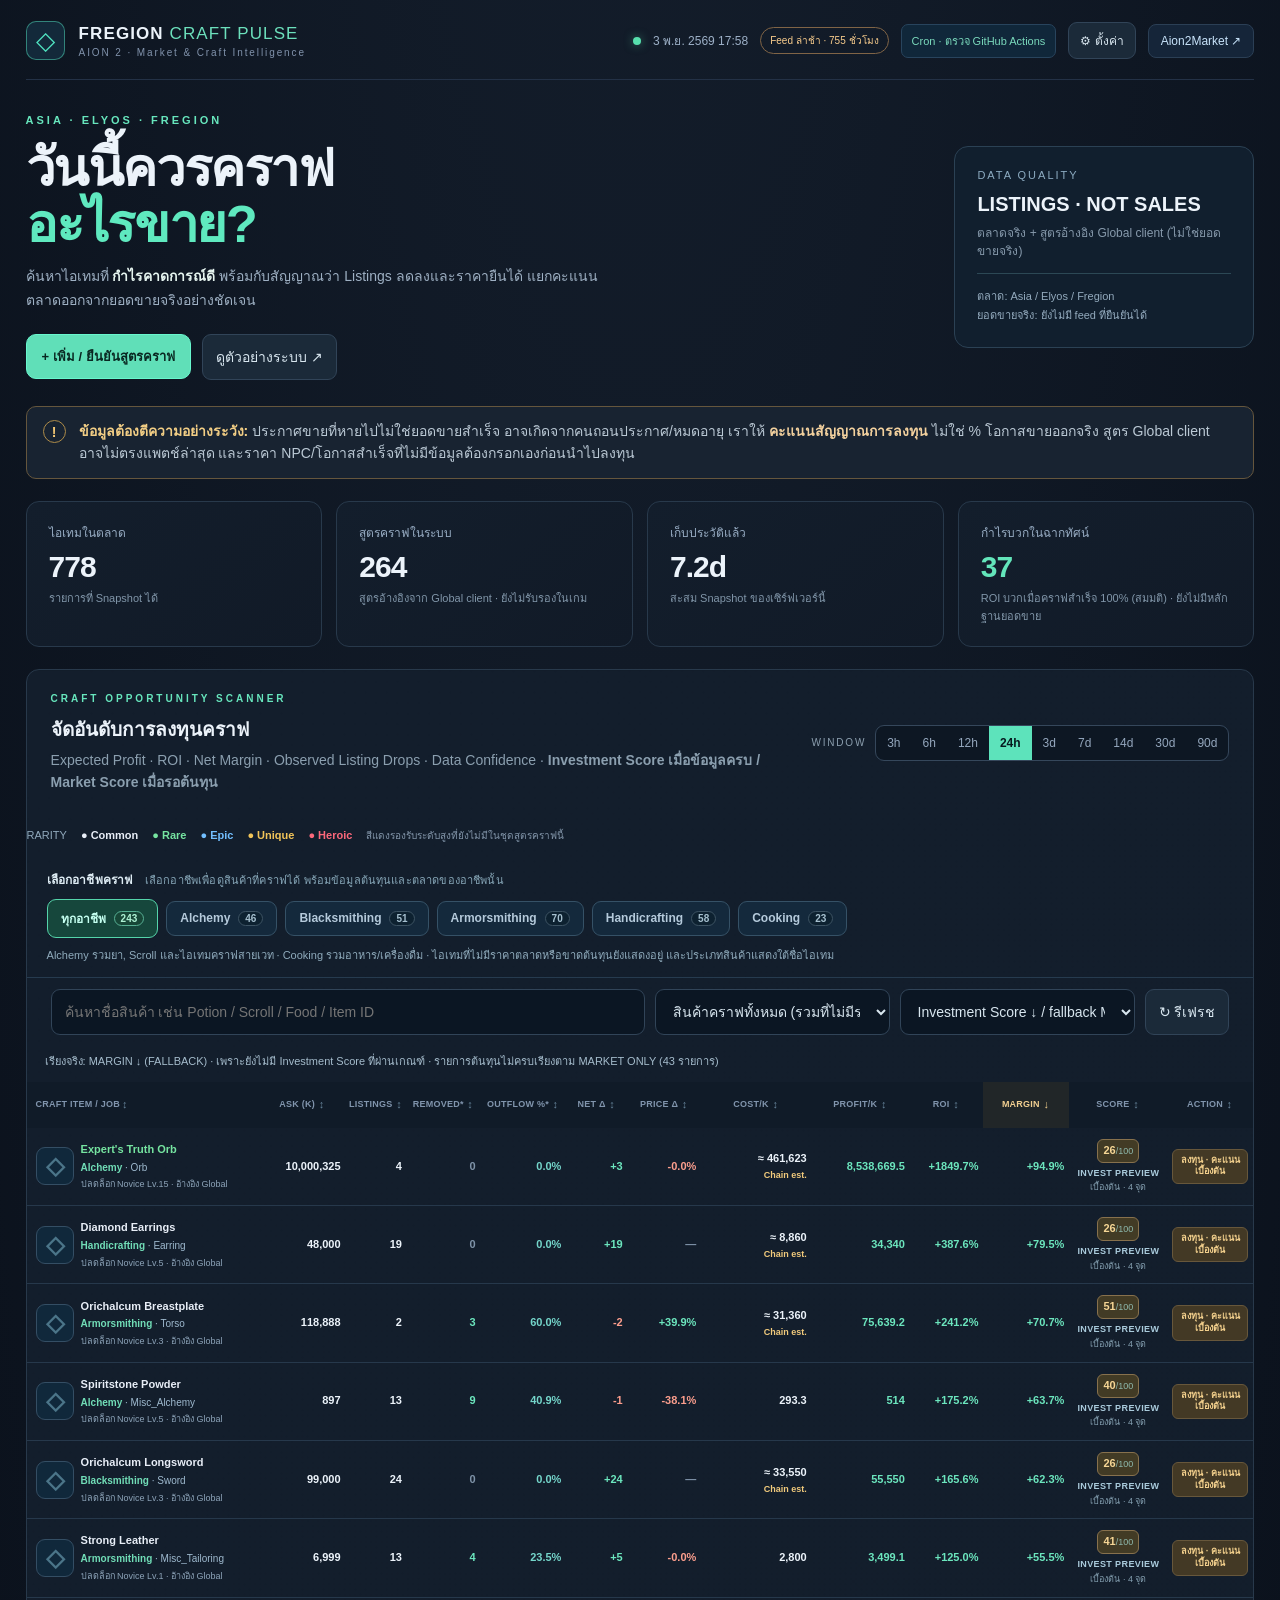
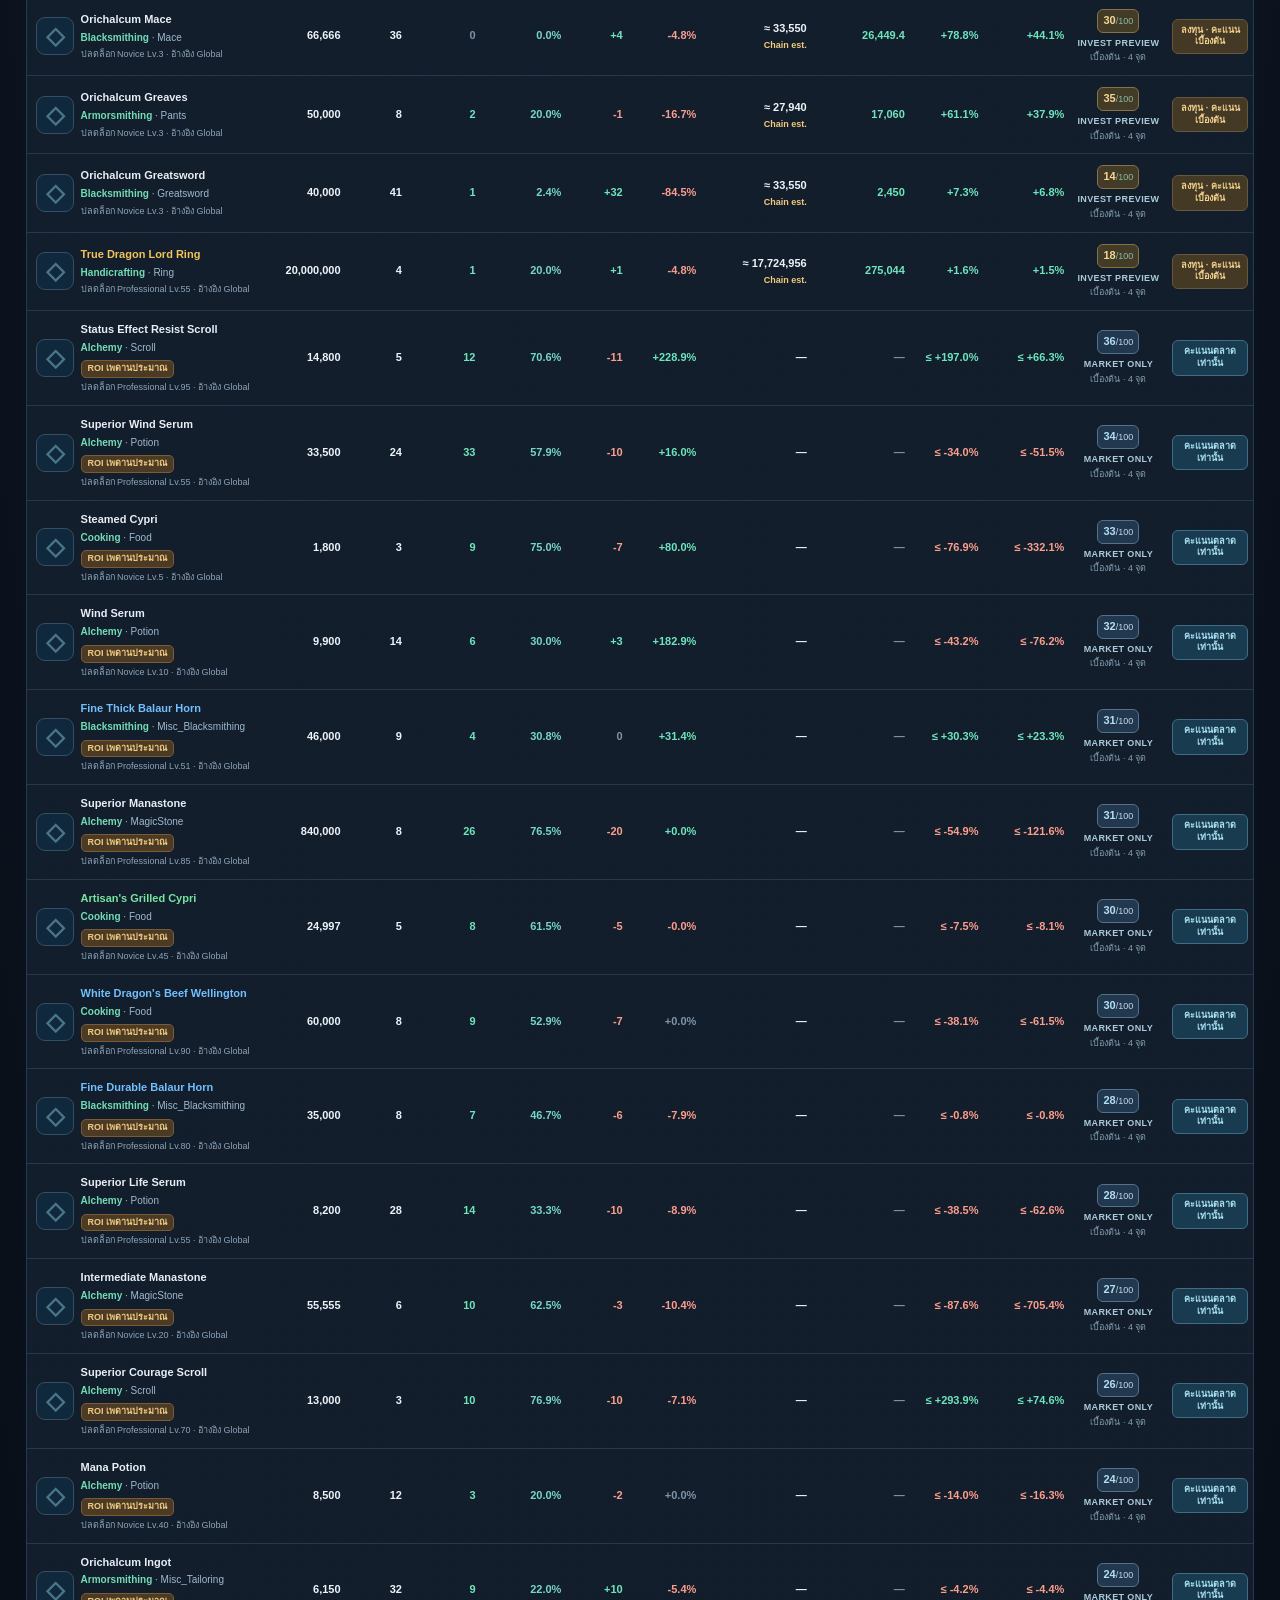
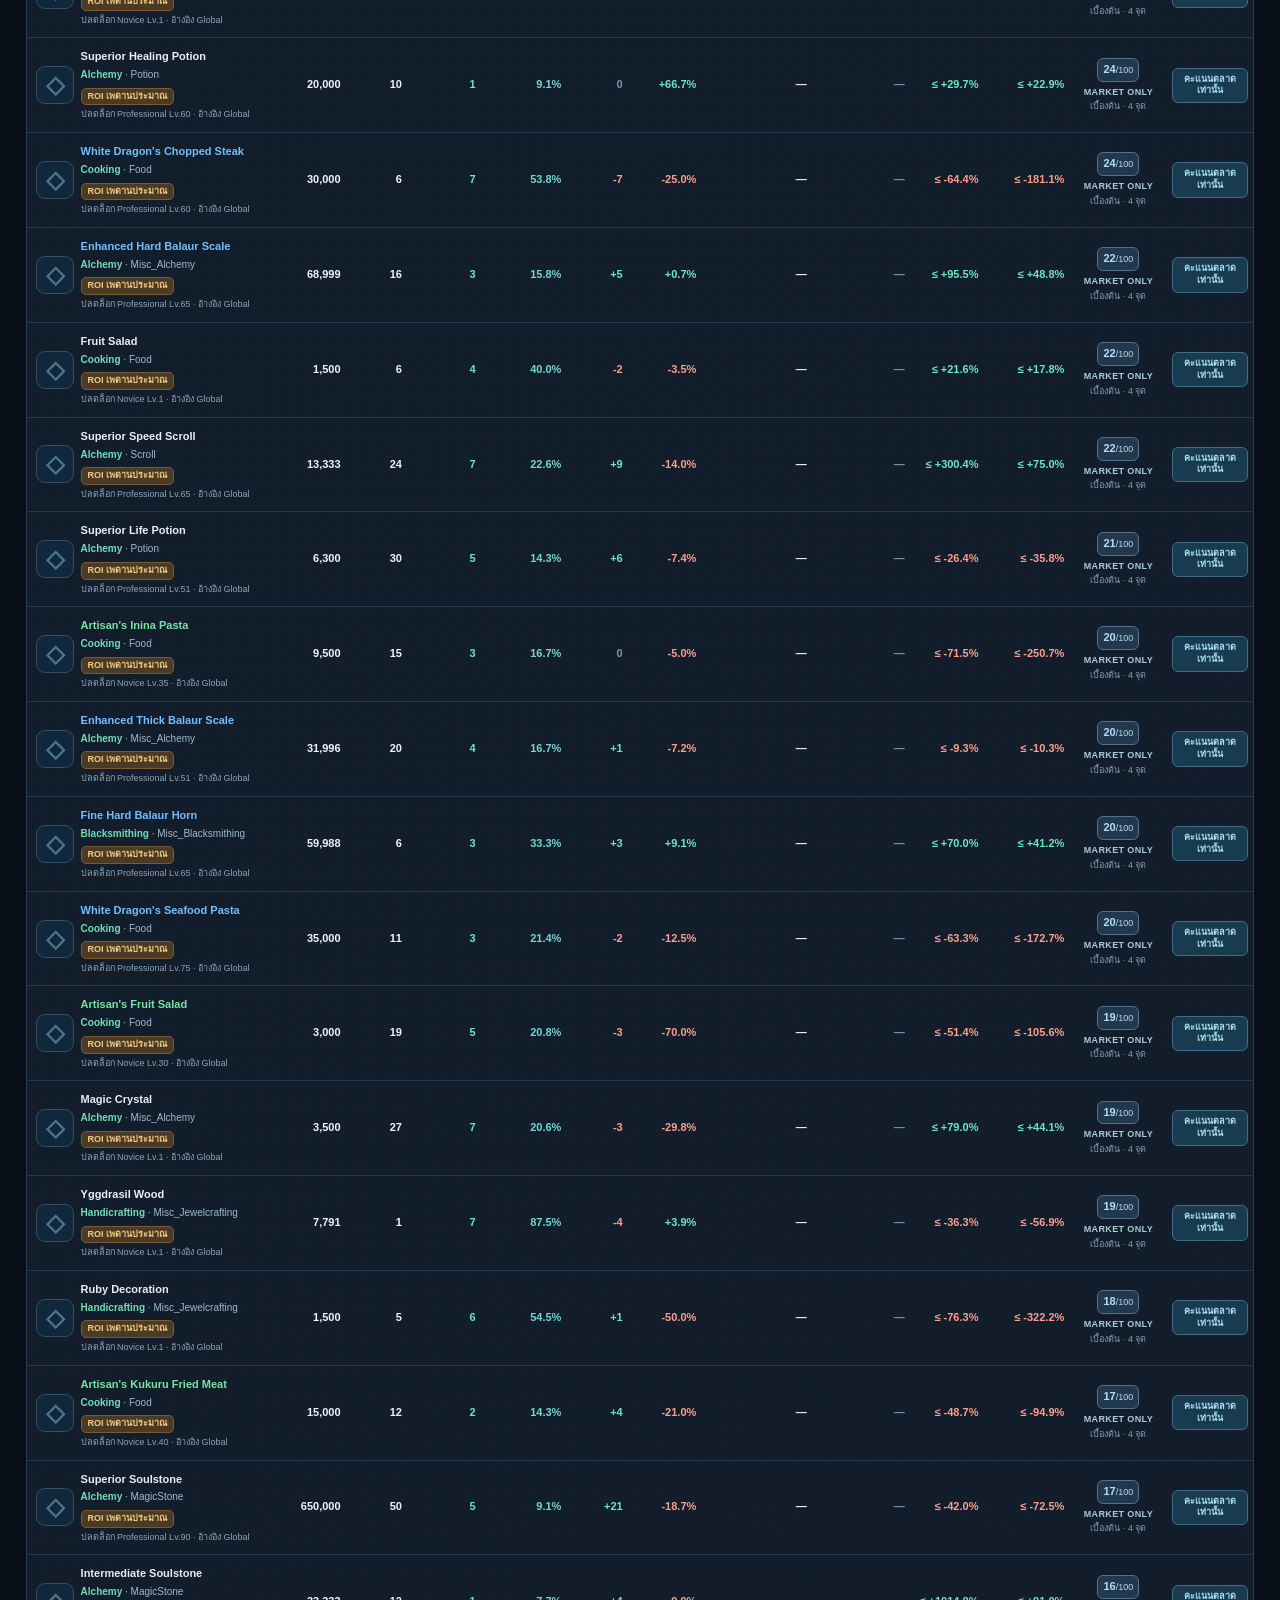
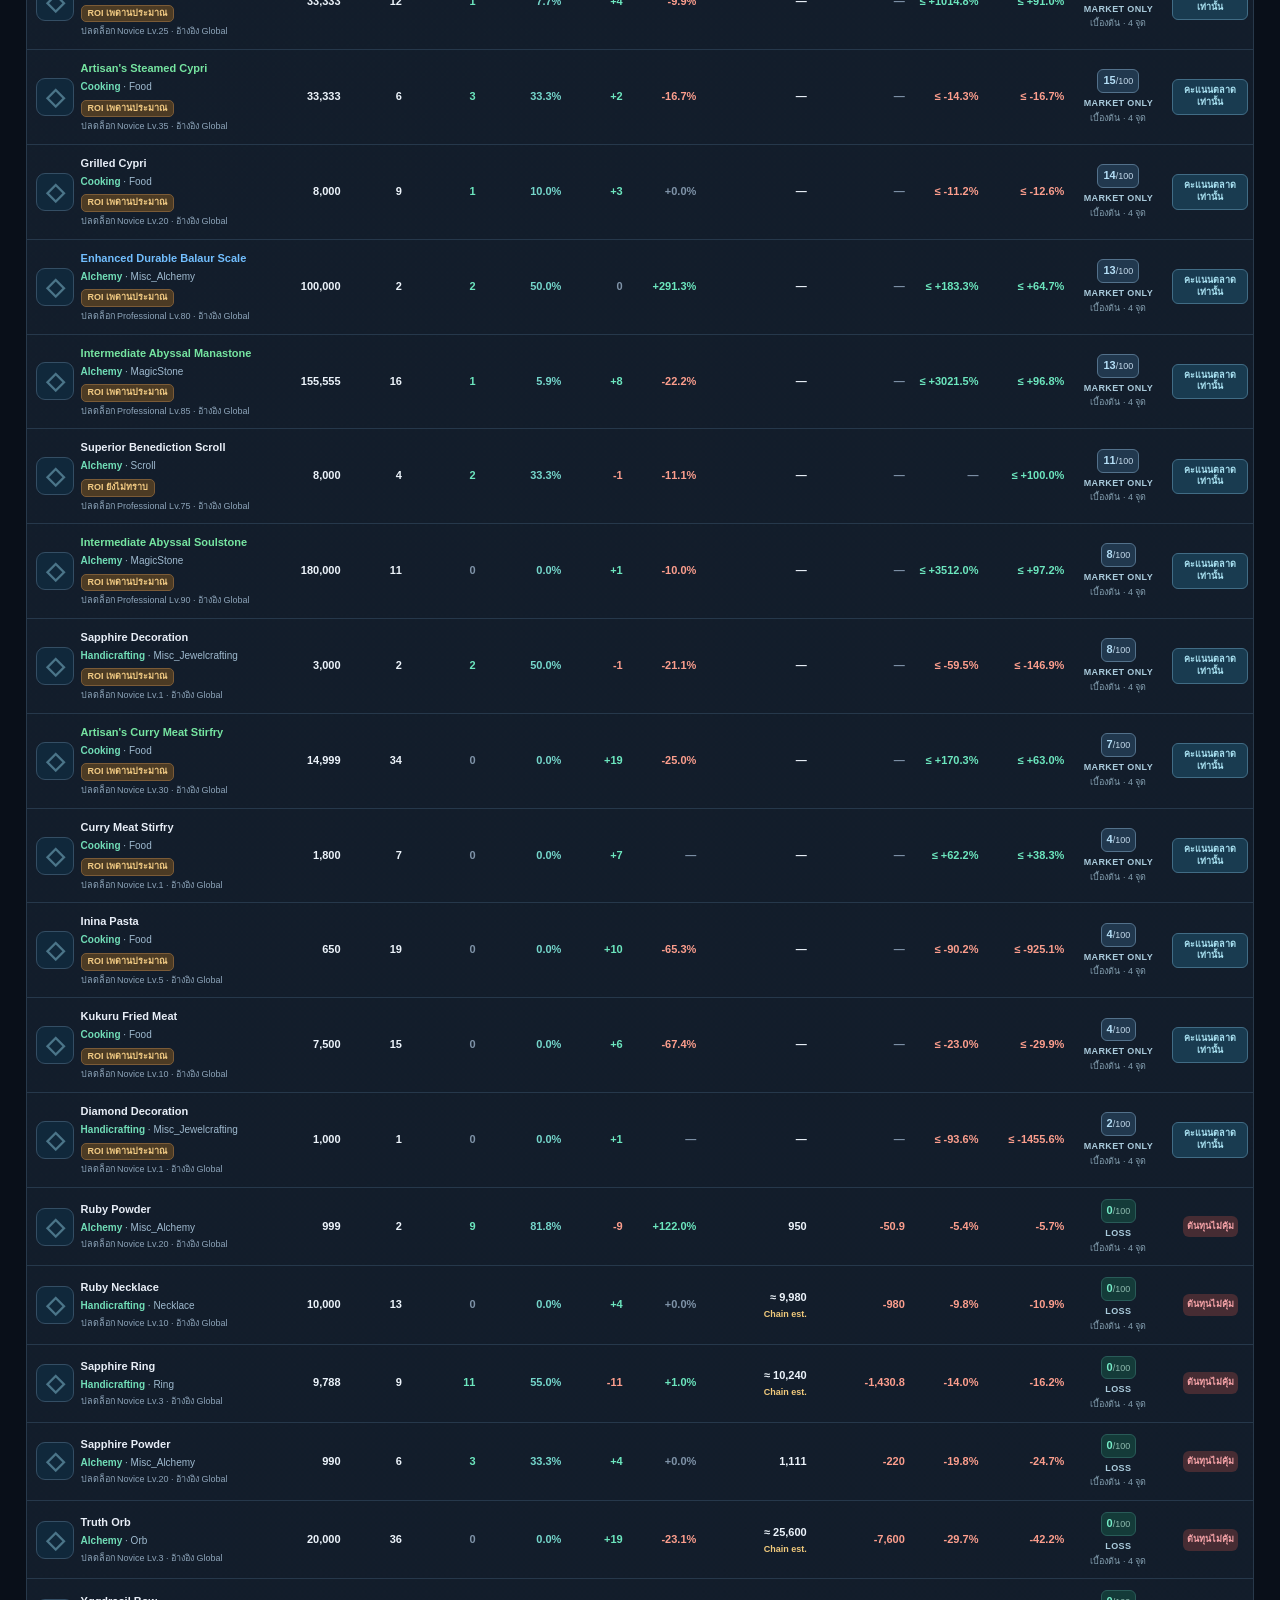
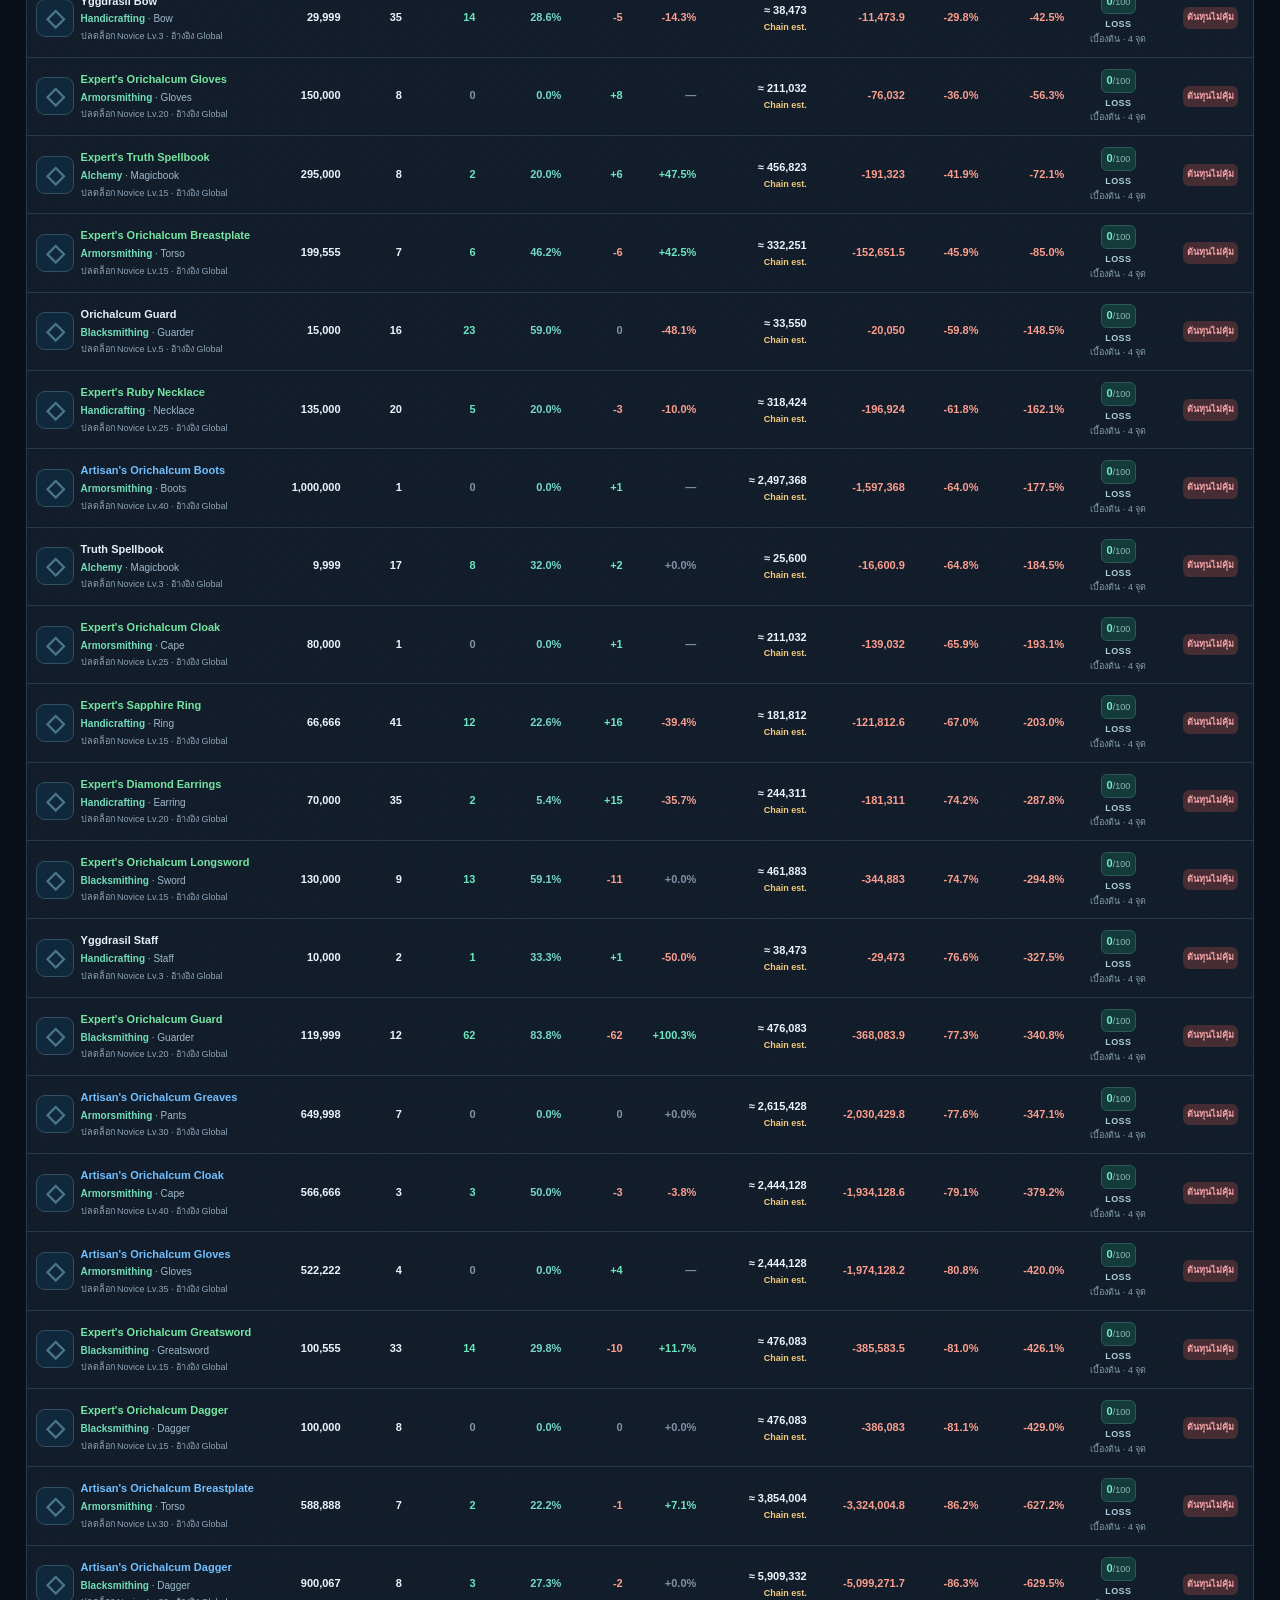
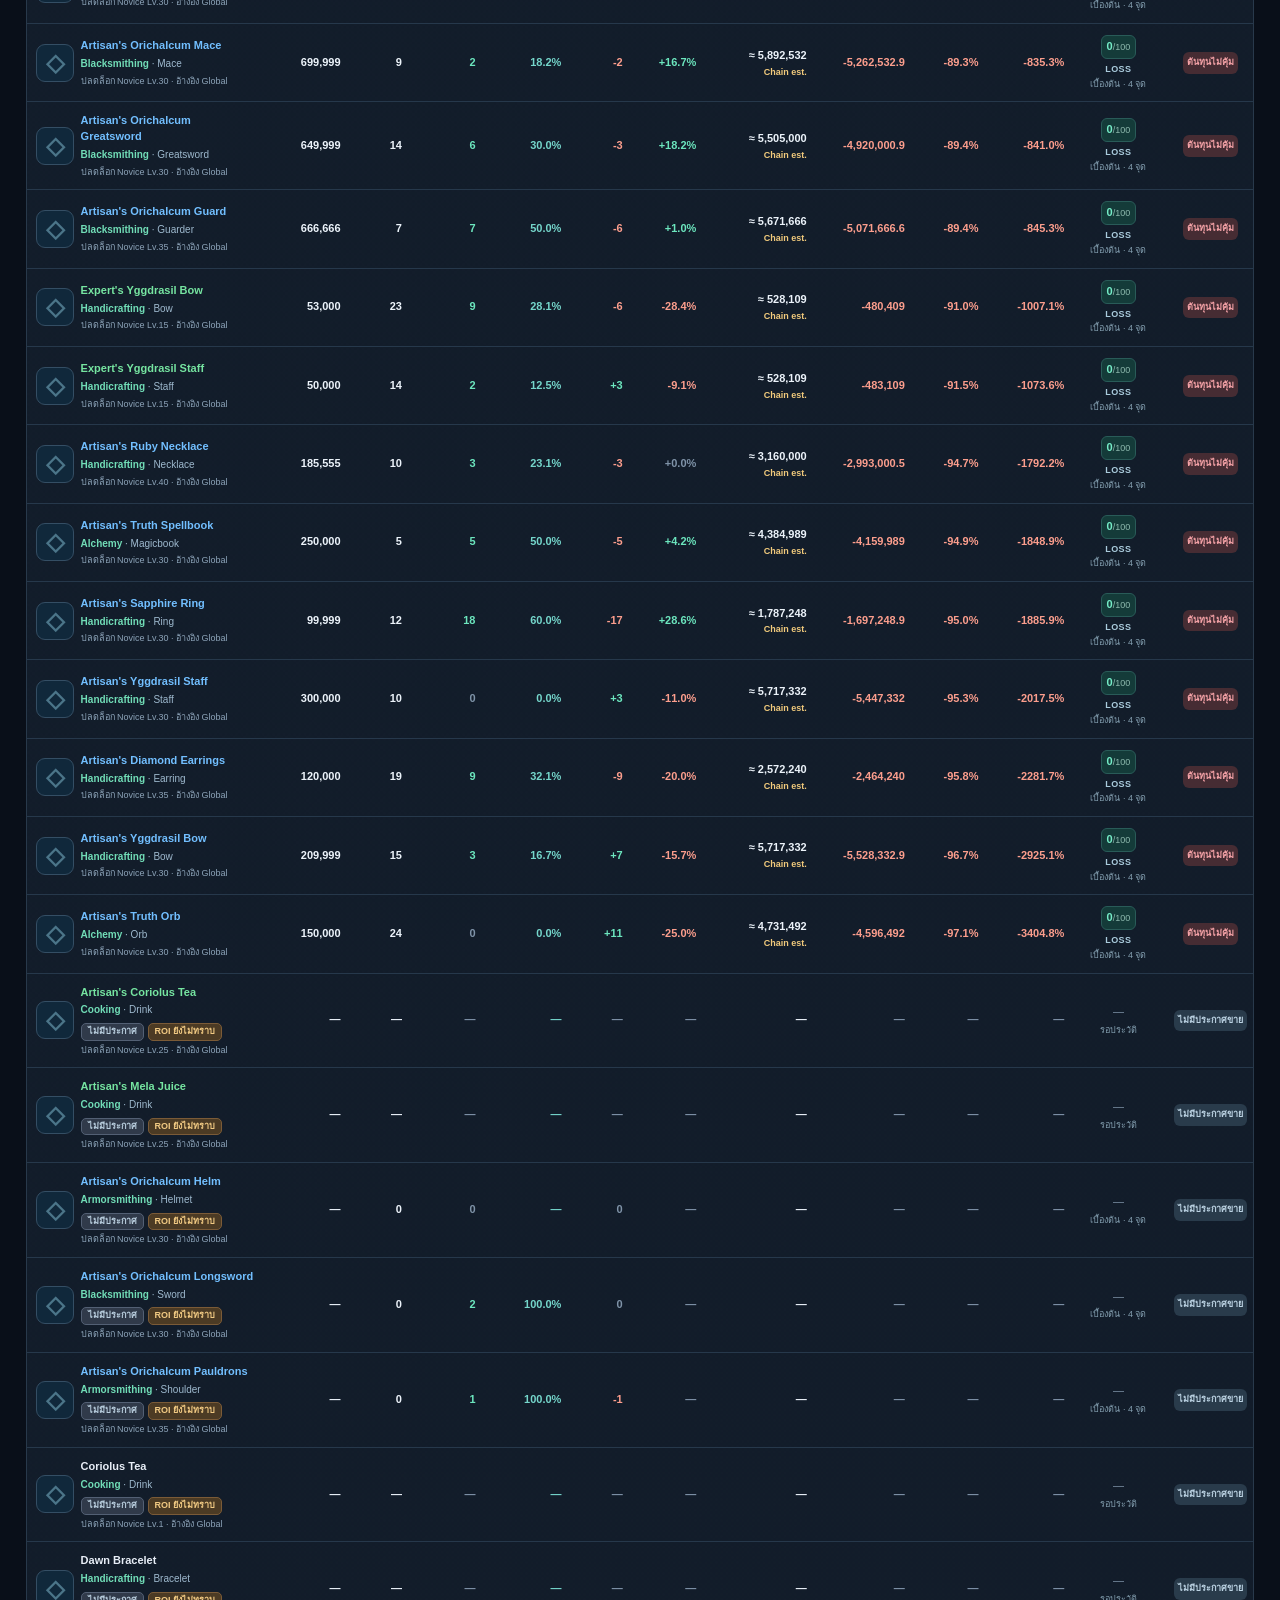
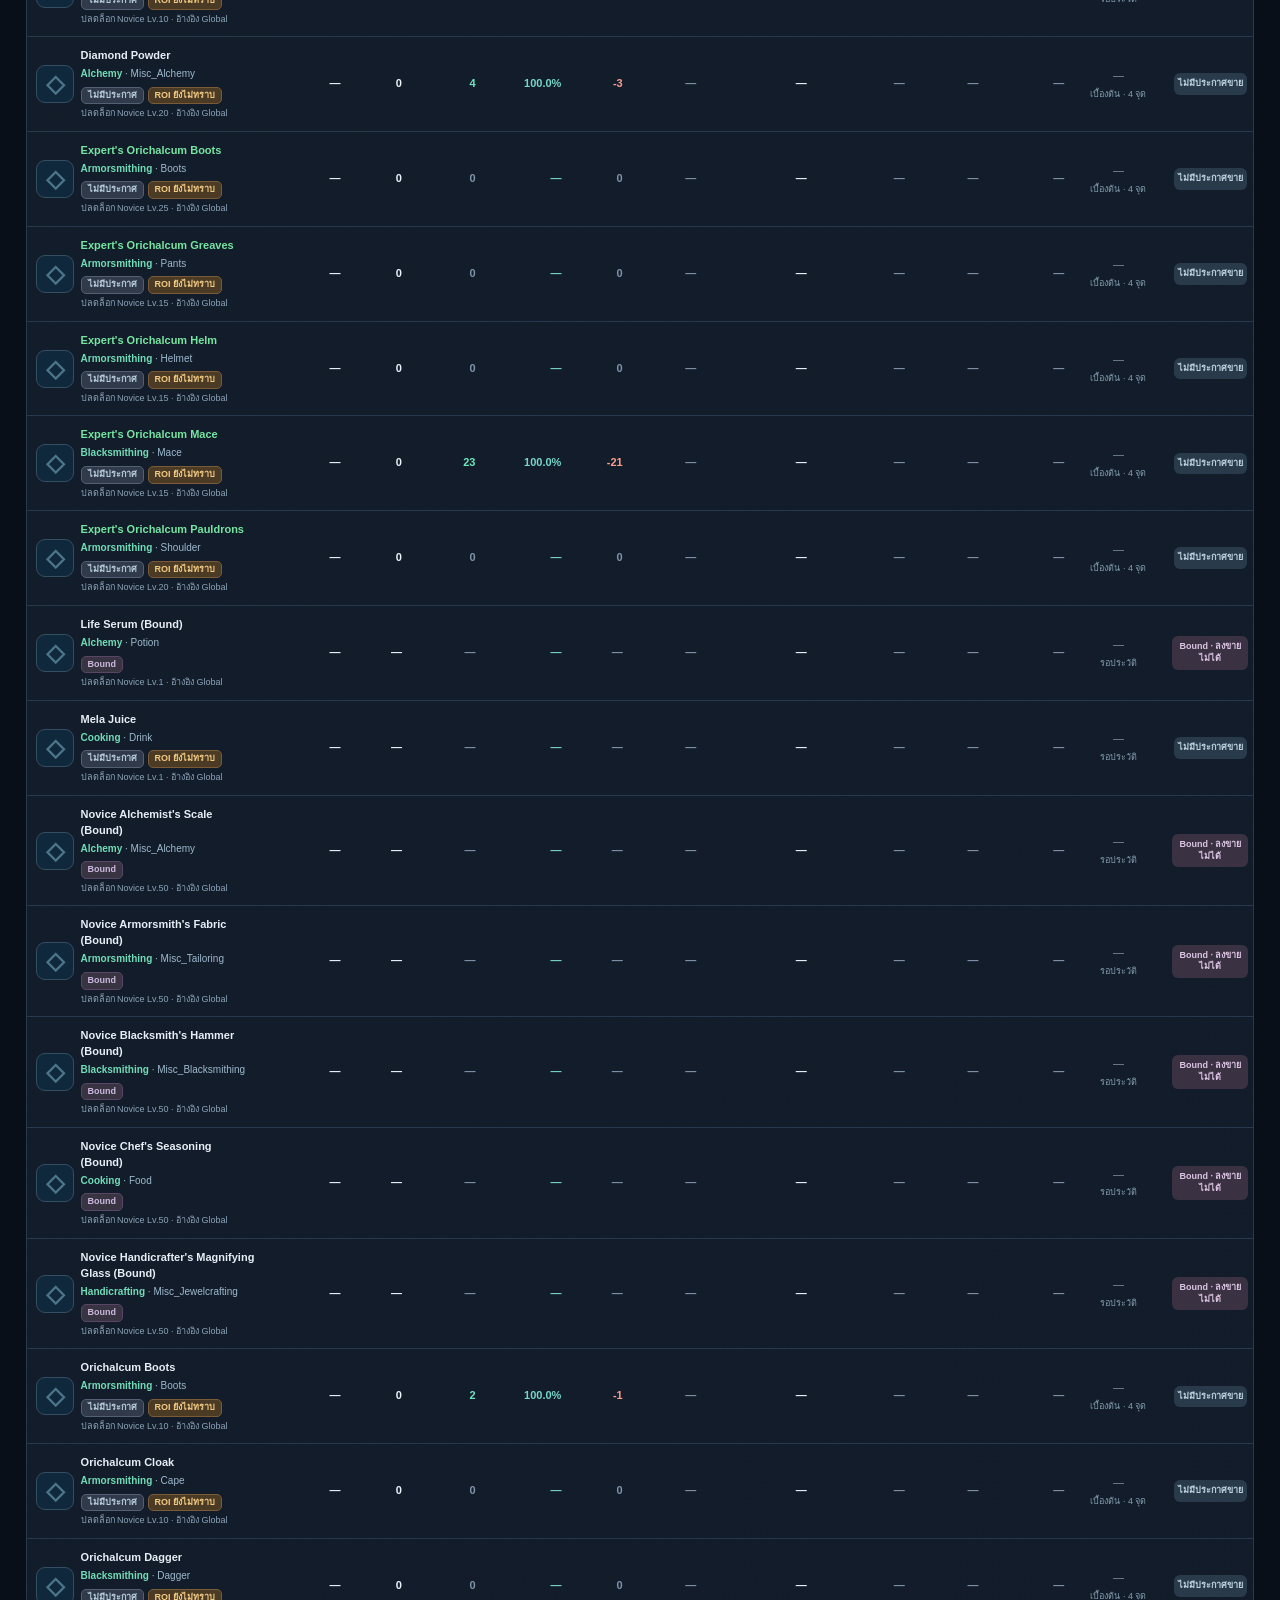
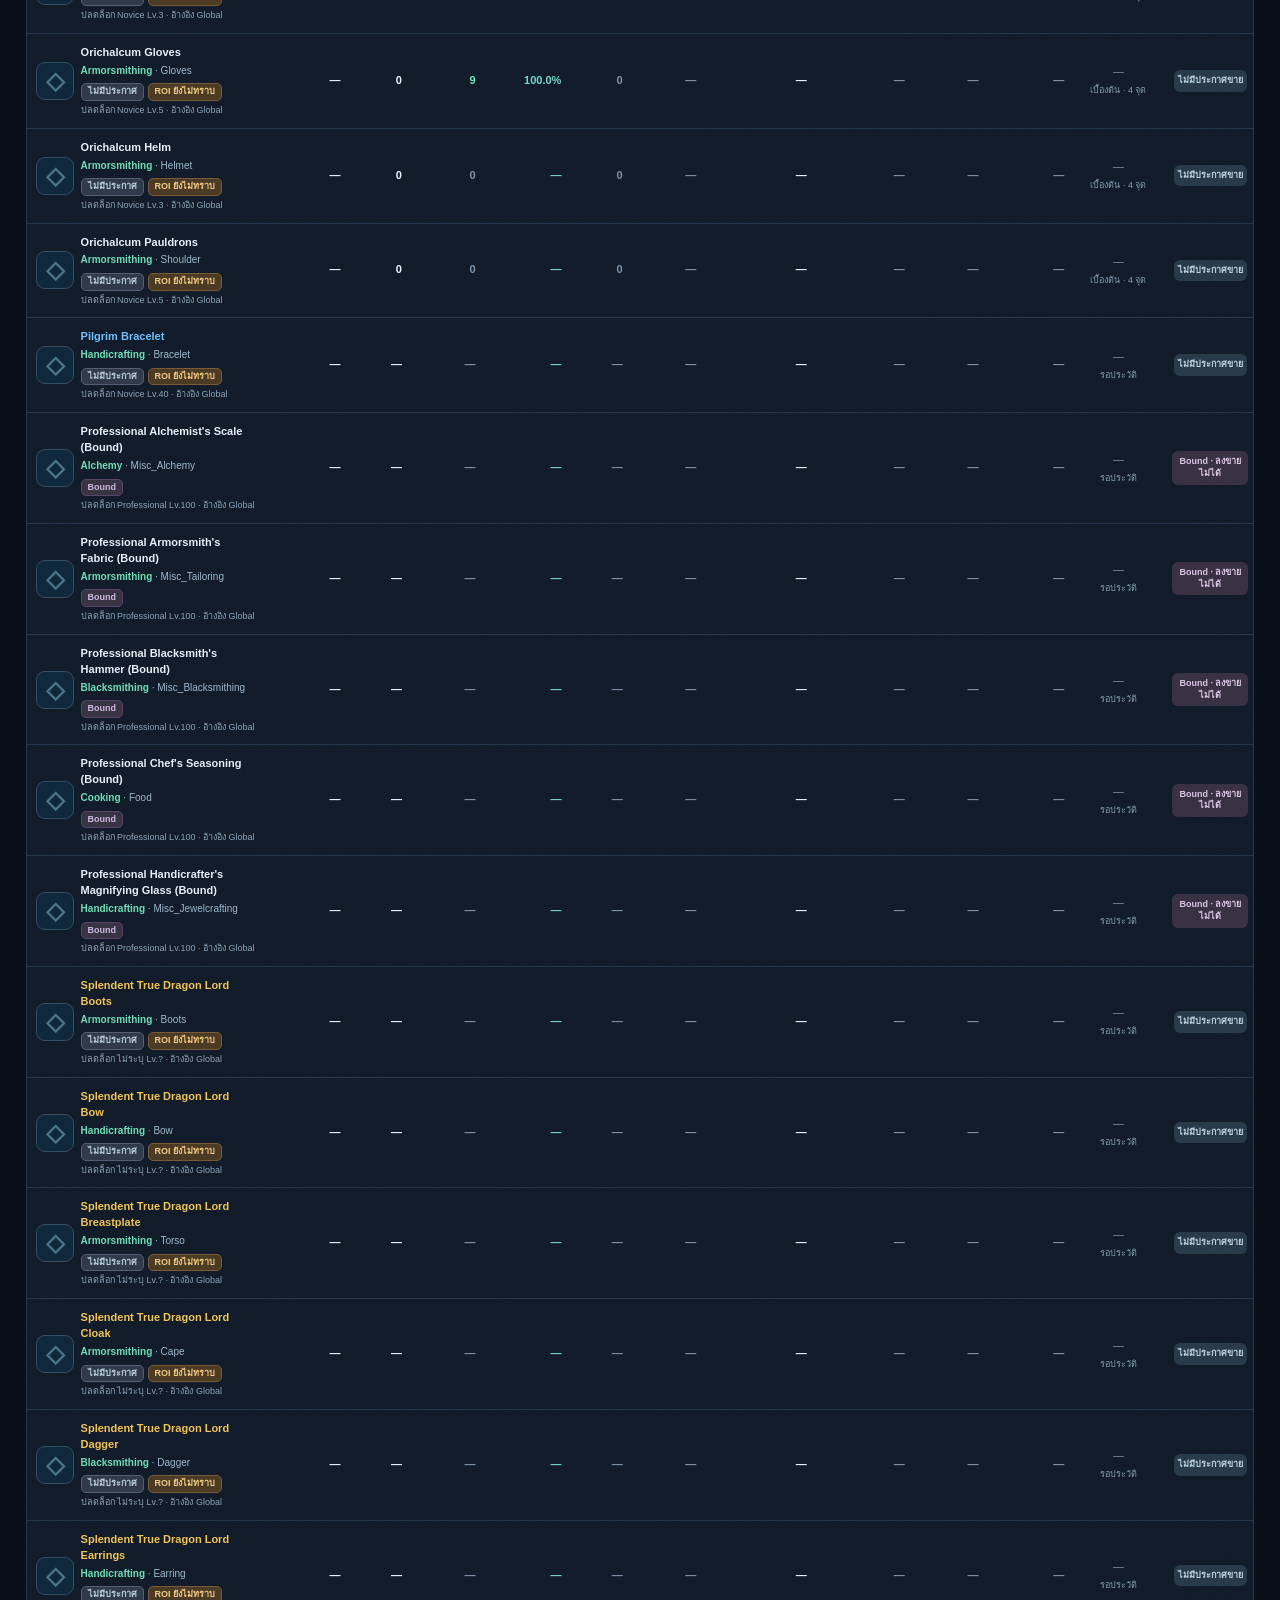
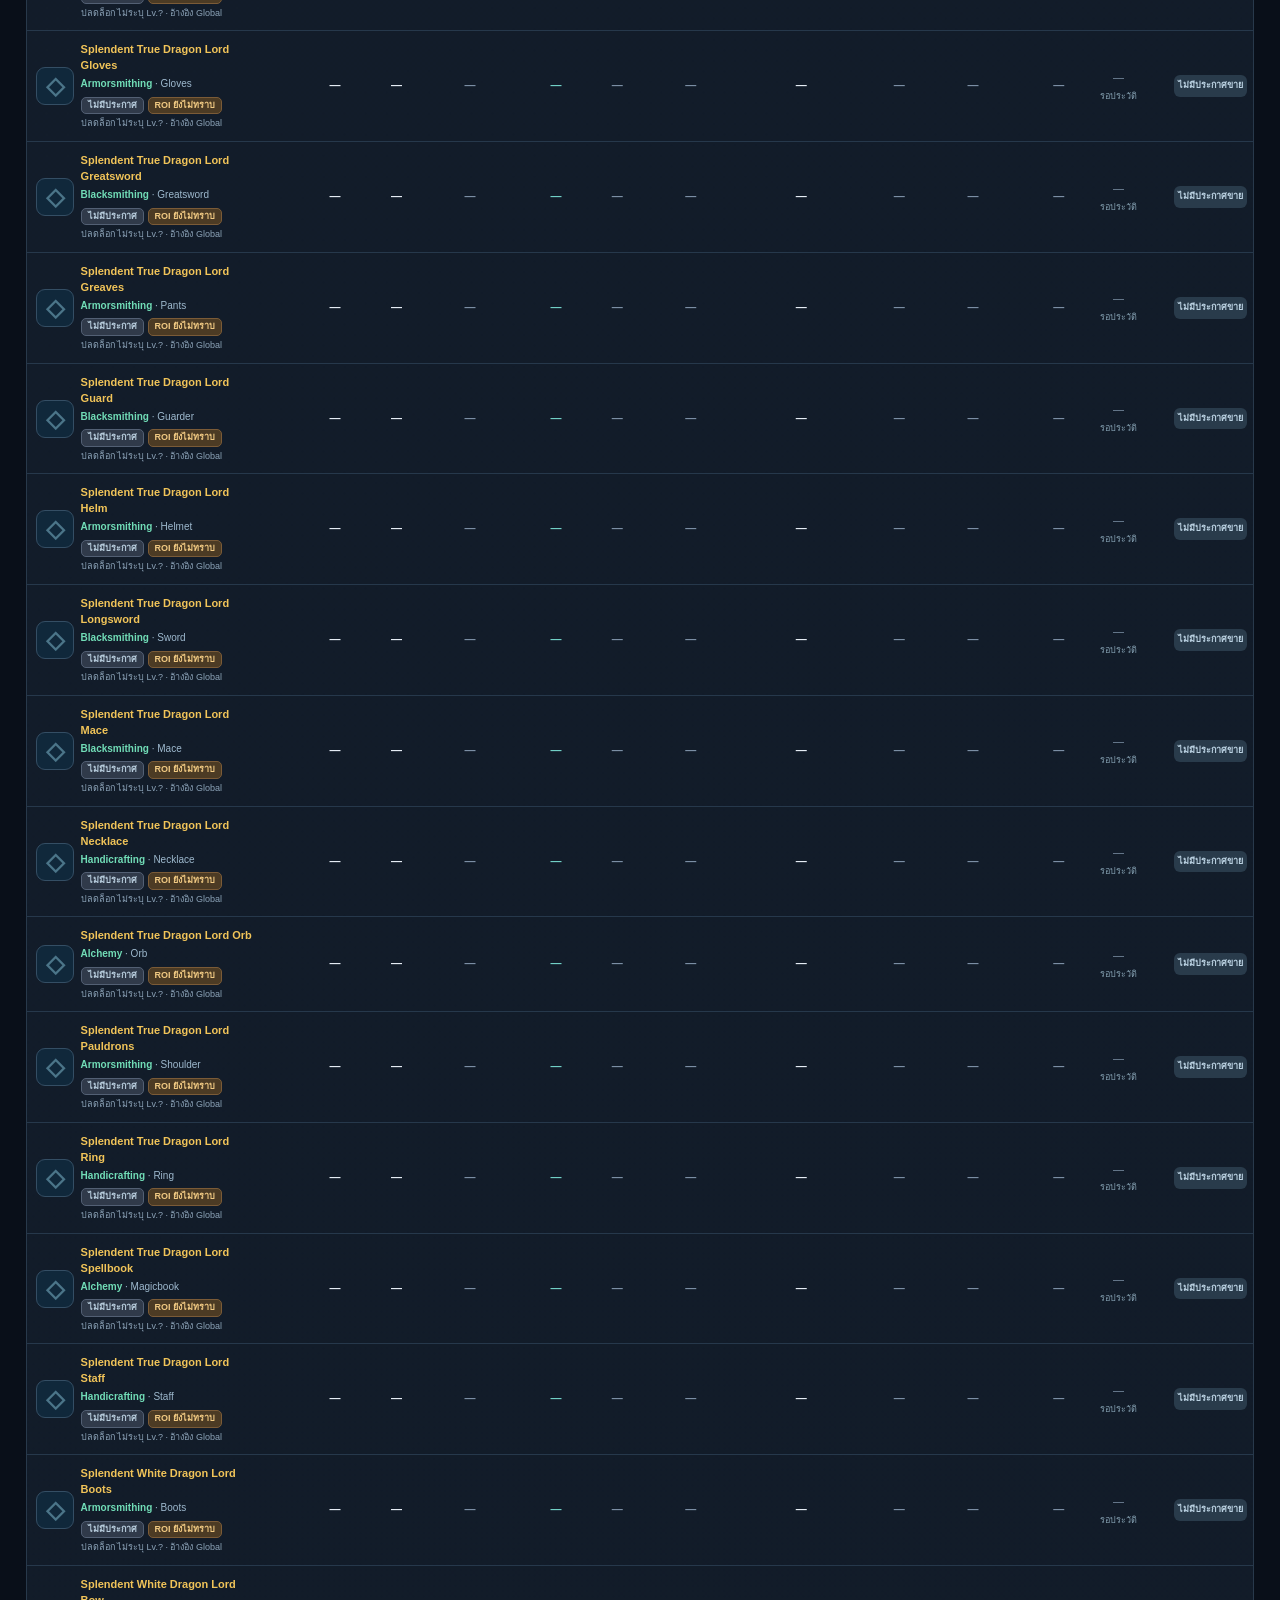
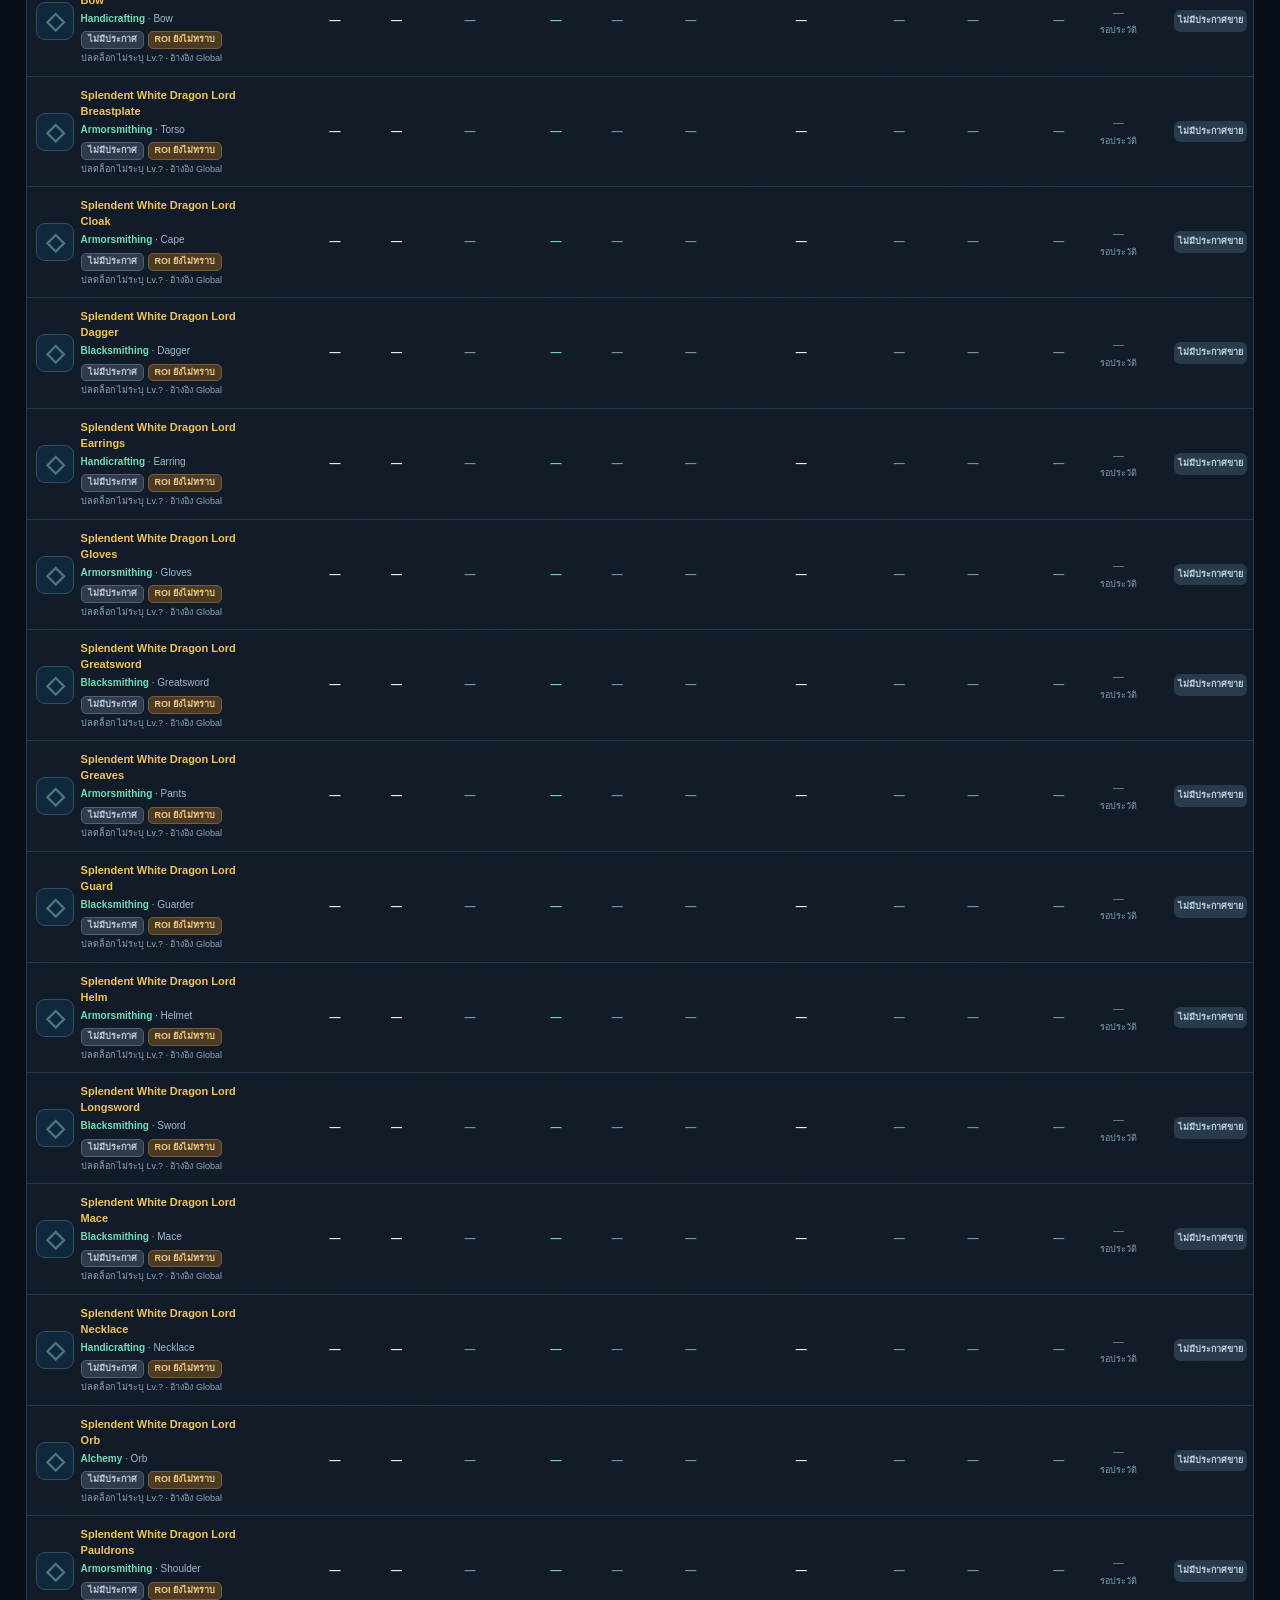
<file: docs/index.html>
<!doctype html>
<html lang="th">
<head>
<meta charset="utf-8" />
<meta name="viewport" content="width=device-width, initial-scale=1" />
<meta name="theme-color" content="#090f19" />
<meta name="description" content="Fregion Craft Investment Tracker: estimate craft ROI and margin alongside historical AION 2 listing signals, never pretending listings are completed sales." />
<title>Fregion Craft Pulse — AION 2 | ROI & Listing Signals</title>
<link rel="stylesheet" href="styles.css" />
<script src="engine.js" defer></script><script src="app.js" defer></script>
</head>
<body data-demo="false">
<div class="page-shell">
<header class="topbar">
 <div class="brand"><div class="brand-mark">◇</div><div><div class="brand-title">FREGION <span>CRAFT PULSE</span></div><div class="brand-sub">AION 2 · Market & Craft Intelligence</div></div></div>
 <div class="top-right"><span class="status-dot" id="status-dot"></span><span id="updatedAt">ยังไม่มี Snapshot</span><span class="freshness" id="freshness">รอข้อมูล</span><a class="cron-health" id="cronStatus" href="https://github.com/nineninezerotwo/aion2-craft-pulse/actions/workflows/collect.yml" target="_blank" rel="noopener noreferrer" title="ดูสถานะ Cron และผลการเก็บ Feed">Cron · ทุกชั่วโมง (UTC :23)</a><button id="openSettings" class="soft small">⚙ ตั้งค่า</button><a href="https://aion2.exchange" class="source-link" target="_blank" rel="noopener noreferrer">Aion2Market ↗</a></div>
</header>
<main>
<section class="hero">
 <div class="hero-left"><div class="eyebrow">ASIA · ELYOS · FREGION</div><h1>วันนี้ควรคราฟ<br/><span>อะไรขาย?</span></h1><p>ค้นหาไอเทมที่ <strong>กำไรคาดการณ์ดี</strong> พร้อมกับสัญญาณว่า Listings ลดลงและราคายืนได้ แยกคะแนนตลาดออกจากยอดขายจริงอย่างชัดเจน</p><div class="hero-actions"><button id="addRecipe" class="primary-btn">+ เพิ่ม / ยืนยันสูตรคราฟ</button><a class="soft button-link" href="demo.html">ดูตัวอย่างระบบ ↗</a></div></div>
 <div class="hero-badge"><div class="hero-badge-title">DATA QUALITY</div><strong id="qualityTitle">WAITING FOR DATA</strong><span id="qualityDesc">กำลังตรวจชุดข้อมูล</span><div class="badge-sep"></div><small>ตลาด: Asia / Elyos / Fregion</small><small>ยอดขายจริง: ยังไม่มี feed ที่ยืนยันได้</small></div>
</section>
<section class="notice"><span class="notice-icon">!</span><div><strong>ข้อมูลต้องตีความอย่างระวัง:</strong> ประกาศขายที่หายไปไม่ใช่ยอดขายสำเร็จ อาจเกิดจากคนถอนประกาศ/หมดอายุ เราให้ <b>คะแนนสัญญาณการลงทุน</b> ไม่ใช่ % โอกาสขายออกจริง สูตร Global client อาจไม่ตรงแพตช์ล่าสุด และราคา NPC/โอกาสสำเร็จที่ไม่มีข้อมูลต้องกรอกเองก่อนนำไปลงทุน</div></section>
<section class="stats-grid">
 <div class="stat"><div class="stat-label">ไอเทมในตลาด</div><div class="stat-value" id="itemCount">—</div><div class="stat-sub">รายการที่ Snapshot ได้</div></div>
 <div class="stat"><div class="stat-label">สูตรคราฟในระบบ</div><div class="stat-value" id="recipeCount">—</div><div class="stat-sub">สูตรอ้างอิงจาก Global client · ยังไม่รับรองในเกม</div></div>
 <div class="stat"><div class="stat-label">เก็บประวัติแล้ว</div><div class="stat-value" id="historyDuration">—</div><div class="stat-sub">สะสม Snapshot ของเซิร์ฟเวอร์นี้</div></div>
 <div class="stat"><div class="stat-label">กำไรบวกในฉากทัศน์</div><div class="stat-value good" id="opportunities">—</div><div class="stat-sub">ROI บวกเมื่อคราฟสำเร็จ 100% (สมมติ) · ยังไม่มีหลักฐานยอดขาย</div></div>
</section>
<section class="panel main-panel">
 <div class="section-heading"><div><div class="eyebrow">CRAFT OPPORTUNITY SCANNER</div><h2>จัดอันดับการลงทุนคราฟ</h2><p>Expected Profit · ROI · Net Margin · Observed Listing Drops · Data Confidence · <strong>Investment Score เมื่อข้อมูลครบ / Market Score เมื่อรอต้นทุน</strong></p></div><div class="window-wrap"><span>WINDOW</span><div class="periods" id="periods" role="group" aria-label="ช่วงเวลาประเมิน"></div></div></div>
 <div class="rarity-legend" aria-label="Item rarity color legend"><span>RARITY</span><b class="rarity-common">● Common</b><b class="rarity-rare">● Rare</b><b class="rarity-epic">● Epic</b><b class="rarity-unique">● Unique</b><b class="rarity-heroic">● Heroic</b><small>สีแดงรองรับระดับสูงที่ยังไม่มีในชุดสูตรคราฟนี้</small></div>
 <div class="craft-category-area">
 <div class="craft-category-label">เลือกอาชีพคราฟ <span>เลือกอาชีพเพื่อดูสินค้าที่คราฟได้ พร้อมข้อมูลต้นทุนและตลาดของอาชีพนั้น</span></div>
 <div id="craftProfessions" class="craft-professions" role="group" aria-label="กรองสินค้าแยกตามอาชีพคราฟ"></div>
 <div class="craft-category-hint">Alchemy รวมยา, Scroll และไอเทมคราฟสายเวท · Cooking รวมอาหาร/เครื่องดื่ม · ไอเทมที่ไม่มีราคาตลาดหรือขาดต้นทุนยังแสดงอยู่ และประเภทสินค้าแสดงใต้ชื่อไอเทม</div>
 </div>
 <div class="toolrow"><input id="search" type="search" placeholder="ค้นหาชื่อสินค้า เช่น Potion / Scroll / Food / Item ID" aria-label="ค้นหาสินค้า"/><select id="recipeFilter" aria-label="ตัวกรอง"><option value="craft">สินค้าคราฟทั้งหมด (รวมที่ไม่มีราคา)</option><option value="evaluated">เฉพาะที่คำนวณต้นทุนได้</option><option value="market">มี Market Score แต่ต้นทุนยังไม่ครบ</option><option value="reference">วิเคราะห์ต้นทุน (ยังไม่ยืนยันสูตร)</option><option value="available">คราฟได้ตามเลเวลของฉัน</option><option value="trial">น่าทดลองผลิต</option><option value="hot">🔥 ขายดี* (Listings ลดสูง)</option><option value="watchlist">Watchlist</option><option value="all">ทุกไอเทมในตลาด</option></select><select id="sort" aria-label="เรียงลำดับ"><option value="score">Investment Score ↓ / fallback Margin</option><option value="margin">Margin %</option><option value="profit">กำไร/ชิ้น</option><option value="roi">ROI</option><option value="cost">Cost/K</option><option value="ask">ราคาขาย</option><option value="listings">Listings</option><option value="drop">Removed</option><option value="outflow">Outflow %</option><option value="delta">Net Δ</option><option value="price">Price Δ</option><option value="name">ชื่อ A–Z</option><option value="status">Action</option></select><button class="soft" id="refresh">↻ รีเฟรช</button></div>
 <div class="sort-hint" id="sortHint" aria-live="polite">คลิกหัวคอลัมน์เพื่อ Sort ข้อมูล</div>
 <div class="table-scroll"><table><thead id="craftHeader"><tr><th data-sort-key="name" title="Sort by item name" aria-sort="none"><button type="button" class="sort-header" aria-label="Sort by item name">CRAFT ITEM / JOB<span class="sort-direction" aria-hidden="true">↕</span></button></th><th data-sort-key="ask" title="Sort by current asking price" aria-sort="none"><button type="button" class="sort-header" aria-label="Sort by current asking price">ASK (K)<span class="sort-direction" aria-hidden="true">↕</span></button></th><th data-sort-key="listings" title="Sort by current listing count" aria-sort="none"><button type="button" class="sort-header" aria-label="Sort by current listing count">LISTINGS<span class="sort-direction" aria-hidden="true">↕</span></button></th><th data-sort-key="drop" title="Sort by removed listings observed in selected time window" aria-sort="none"><button type="button" class="sort-header" aria-label="Sort by removed listings observed in selected time window">REMOVED*<span class="sort-direction" aria-hidden="true">↕</span></button></th><th data-sort-key="outflow" title="Sort by observed removal percentage" aria-sort="none"><button type="button" class="sort-header" aria-label="Sort by observed removal percentage">OUTFLOW %*<span class="sort-direction" aria-hidden="true">↕</span></button></th><th data-sort-key="delta" title="Sort by net listing changes" aria-sort="none"><button type="button" class="sort-header" aria-label="Sort by net listing changes">NET Δ<span class="sort-direction" aria-hidden="true">↕</span></button></th><th data-sort-key="price" title="Sort by asking-price percentage change" aria-sort="none"><button type="button" class="sort-header" aria-label="Sort by asking-price percentage change">PRICE Δ<span class="sort-direction" aria-hidden="true">↕</span></button></th><th data-sort-key="cost" title="Sort by estimated unit crafting cost" aria-sort="none"><button type="button" class="sort-header" aria-label="Sort by estimated unit crafting cost">COST/K<span class="sort-direction" aria-hidden="true">↕</span></button></th><th data-sort-key="profit" title="Sort by estimated profit" aria-sort="none"><button type="button" class="sort-header" aria-label="Sort by estimated profit">PROFIT/K<span class="sort-direction" aria-hidden="true">↕</span></button></th><th data-sort-key="roi" title="Sort by return on cost" aria-sort="none"><button type="button" class="sort-header" aria-label="Sort by return on cost">ROI<span class="sort-direction" aria-hidden="true">↕</span></button></th><th data-sort-key="margin" title="Sort by net margin" aria-sort="none"><button type="button" class="sort-header" aria-label="Sort by net margin">MARGIN<span class="sort-direction" aria-hidden="true">↕</span></button></th><th data-sort-key="score" title="Investment Score เมื่อข้อมูลครบ; Market Signal Score แยกชัดเมื่อขาดต้นทุน" aria-sort="none"><button type="button" class="sort-header" aria-label="Sort by investment score or labeled market signal preview">SCORE<span class="sort-direction" aria-hidden="true">↕</span></button></th><th data-sort-key="status" title="Sort by recommendation status" aria-sort="none"><button type="button" class="sort-header" aria-label="Sort by recommendation status">ACTION<span class="sort-direction" aria-hidden="true">↕</span></button></th></tr></thead><tbody id="itemsTable"></tbody></table></div>
 <div class="table-footer"><span id="rowCount">กำลังโหลดข้อมูล</span><span>*REMOVED = ผลรวม Listings ที่ลดระหว่าง Snapshot ในช่วงที่เลือก · OUTFLOW % = REMOVED ÷ (Listings ต้นช่วง + Listings ที่เพิ่มขึ้น) · “🔥 ขายดี*” เป็นเพียงสัญญาณหมุนเวียน ไม่ใช่ยอดขายที่ยืนยันแล้ว</span></div>
</section>
<section class="panel details" id="details"><div class="empty-details"><span>◇</span><h2>เลือกสินค้าจากตาราง</h2><p>กราฟ Listings และราคาพร้อมรายละเอียดสูตรคราฟ</p></div></section>
<footer>Fregion Craft Pulse · Open Source Community Project · <a href="https://github.com/xtopolis/aion2-static" rel="noopener noreferrer" target="_blank">Global client recipe reference (MIT)</a> · <a href="https://github.com/nineninezerotwo/aion2-craft-pulse" rel="noopener noreferrer" target="_blank">Source Code</a> · ไม่เกี่ยวข้องกับ NCSOFT / Questlog / Aion2Market · Listings ลดลงไม่เท่ากับขายสำเร็จ</footer>
</main>
</div>
<dialog id="recipeDialog" class="popup"><form id="recipeForm"><div class="dialog-head"><div><div class="eyebrow">PERSONAL RECIPE CATALOG</div><h2>เพิ่ม / ยืนยันสูตรคราฟ</h2></div><button type="button" class="soft small" id="recipeCancel">ปิด</button></div><p class="form-hint">กรอกสูตรจากในเกมด้วยตัวเอง ไม่ต้องดึงข้อมูลจาก Questlog แบบอัตโนมัติ สูตรถูกเก็บในเบราว์เซอร์เครื่องนี้เท่านั้น</p><div class="form-grid"><label>ชื่อไอเทมที่ผลิต *<input id="recipeName" required placeholder="Superior Speed Scroll"/></label><label>Item ID (ถ้าทราบ)<input id="recipeItemId" placeholder="เช่น 511060016"/></label><label>อาชีพ<select id="recipeJob"><option>Alchemy</option><option>Armorsmithing</option><option>Blacksmithing</option><option>Handicrafting</option><option>Cooking</option></select></label><label>เลเวลสูตร<input id="recipeLevel" type="number" min="0" max="100" value="1" required/></label><label>จำนวนผลผลิตต่อครั้ง *<input id="recipeOutput" type="number" min="1" value="1" required/></label><label>อัตราคราฟสำเร็จ (%) *<input id="recipeSuccess" type="number" min="0.1" max="100" step="0.1" value="95" required/></label><label>รวมค่า NPC/Bound ต่อคราฟ (K)<input id="recipeNpc" type="number" min="0" placeholder="เว้นว่างถ้าไม่ทราบ"/></label></div><label class="full-field">วัตถุดิบ (หนึ่งบรรทัดต่อชิ้น: ชื่อ | จำนวน) *<textarea id="recipeIngredients" rows="4" required placeholder="Spiritstone | 10&#10;Yggdrasil Paper | 1"></textarea></label><label class="verify-row"><input type="checkbox" id="recipeVerified"/> ฉันตรวจสอบจำนวนวัสดุ/ผลผลิต/โอกาสสำเร็จกับในเกมแล้ว</label><p class="form-error" id="recipeError" aria-live="polite"></p><button class="primary-btn" type="submit">บันทึกสูตร</button></form></dialog>
<dialog id="settingsDialog" class="popup"><div class="dialog-head"><div><div class="eyebrow">CONFIGURATION & BACKUP</div><h2>ตั้งค่าการลงทุน</h2></div><button id="settingsClose" class="soft small">ปิด</button></div><div class="form-grid"><label>Market Tax (%)<input id="taxRate" type="number" min="0" max="50" step="0.1" value="10"/></label><label>Listing Fee / ชิ้น (K)<input id="listingFee" type="number" min="0" step="1" value="0"/></label><label>Crafting Fee / ครั้ง (K)<input id="craftingFee" type="number" min="0" step="1" value="0"/></label></div><label class="vendor-optin"><input id="useVendorReference" type="checkbox"/> ยอมให้ใช้ราคา NPC Shop จาก Taiwan เป็นค่าอ้างอิง <small>(อ้างอิงร้าน NPC Taiwan เท่านั้น ไม่ใช่ราคาที่ตรวจจาก Fregion · ใช้ช่วยประมาณต้นทุนอาหาร, Potion, Scroll และ Chain; ปิดไว้เป็นค่าเริ่มต้น)</small></label><h3 class="settings-subtitle">Crafting Level ของคุณ (ค่าเริ่มต้นทุกสาย Lv.100)</h3><div class="form-grid"><label>Alchemy Lv.<input id="levelAlchemy" type="number" min="0" max="100" value="100" placeholder="0–100"/></label><label>Blacksmithing Lv.<input id="levelBlacksmithing" type="number" min="0" max="100" value="100" placeholder="0–100"/></label><label>Armorsmithing Lv.<input id="levelArmorsmithing" type="number" min="0" max="100" value="100" placeholder="0–100"/></label><label>Handicrafting Lv.<input id="levelHandicrafting" type="number" min="0" max="100" value="100" placeholder="0–100"/></label><label>Cooking Lv.<input id="levelCooking" type="number" min="0" max="100" value="100" placeholder="0–100"/></label></div><p class="form-hint">ค่าภาษีและค่าธรรมเนียมเริ่มต้นเป็นสมมติฐาน · สูตรเกมอ้างอิงจาก Global client 21 ก.ย. 2026 ไม่ได้ยืนยันโอกาสคราฟสำเร็จ และไม่ได้ใช้ราคาของ Bound จากต่างประเทศโดยอัตโนมัติ · กรอกราคา NPC เองเพื่อให้คำนวณได้</p><div class="button-stack"><button id="importRecipes" class="soft">นำเข้า Recipe JSON</button><button id="downloadTemplate" class="soft">ดาวน์โหลดตัวอย่างไฟล์สูตร</button><button id="exportRecipes" class="soft">Export สูตร + การตั้งค่า</button><button id="importBackup" class="soft">Restore ไฟล์สำรอง</button><button id="importMarket" class="soft">นำเข้า Market Snapshot JSON (ชั่วคราว)</button></div><input id="recipeFile" type="file" accept=".json,application/json" hidden/><input id="backupFile" type="file" accept=".json,application/json" hidden/><input id="marketFile" type="file" accept=".json,application/json" multiple hidden/><p class="form-hint">GitHub Pages ฟรีใช้ได้กับ Public Repo และข้อมูลตลาดใน repo จะเป็นสาธารณะ การตั้งค่าและสูตรที่เพิ่มเองเก็บเฉพาะ Browser จนกว่าจะ Export</p></dialog>
</body>
</html>
</file>
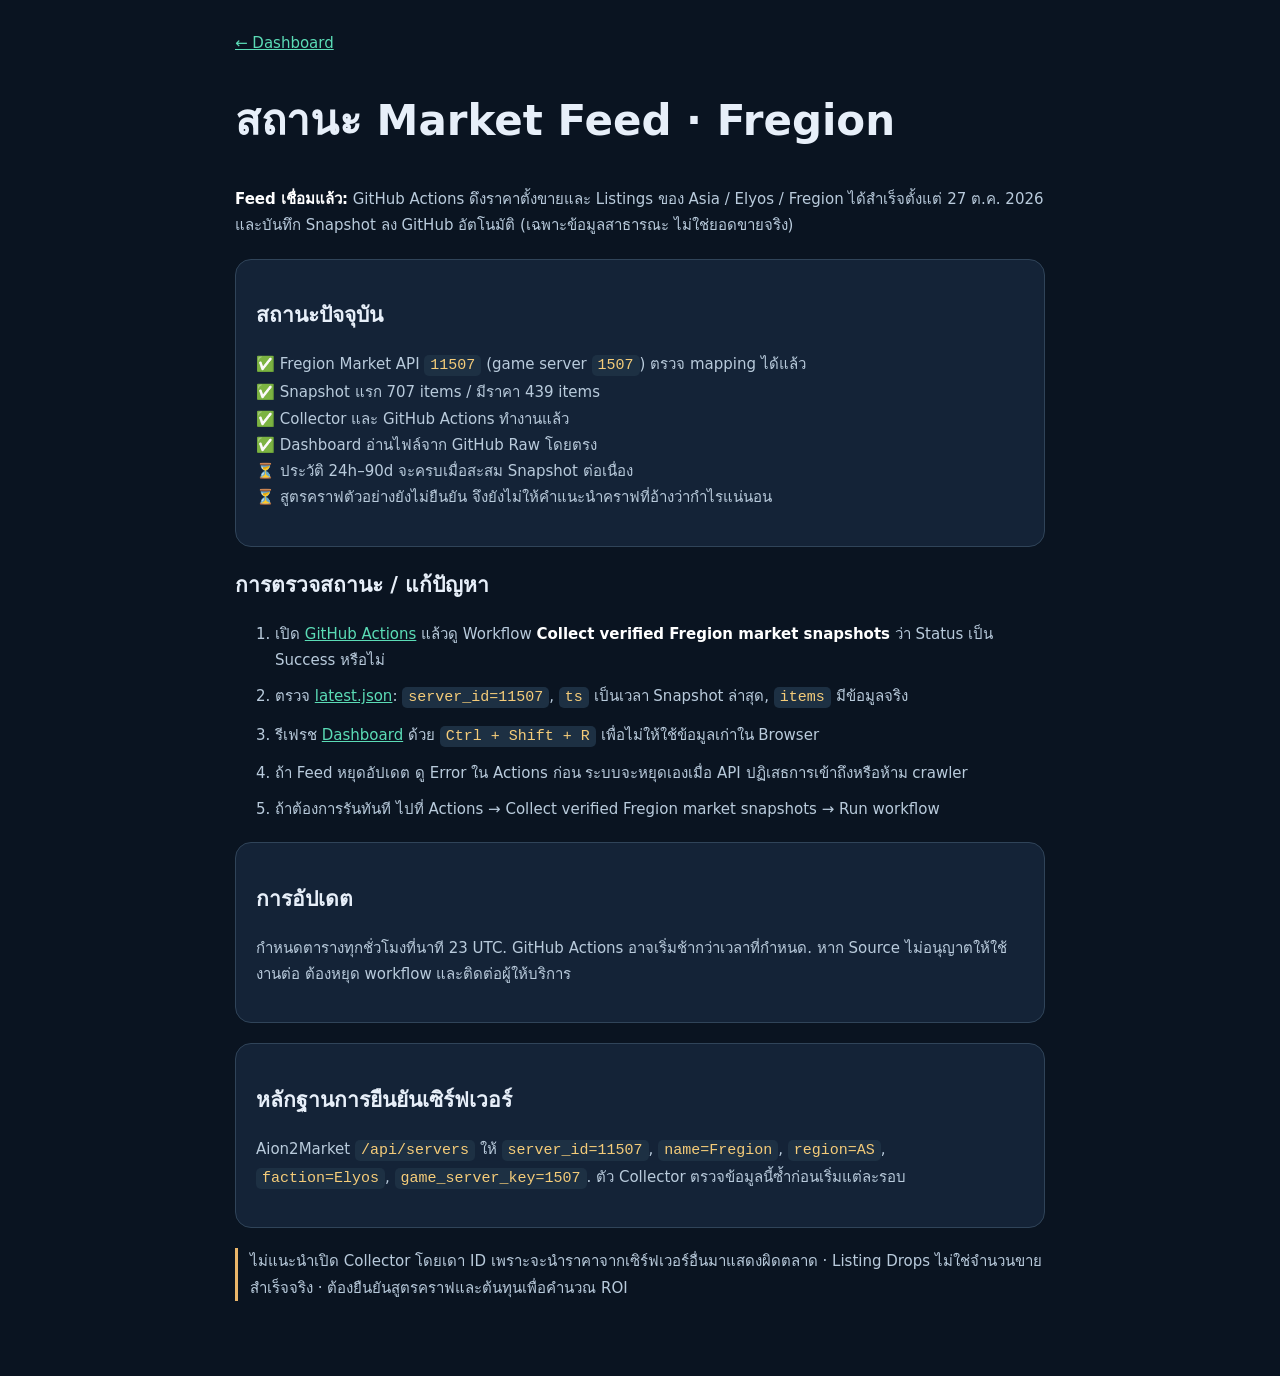
<file: docs/feed-setup.html>
<!doctype html><html lang="th"><head><meta charset="utf-8"><meta name="viewport" content="width=device-width,initial-scale=1"><title>ตั้งค่า Market Feed · Fregion Craft Pulse</title><style>:root{color-scheme:dark}*{box-sizing:border-box}body{font:15px/1.75 system-ui,sans-serif;background:#0a1421;color:#e7eff9;margin:0}main{max-width:850px;margin:auto;padding:30px 20px 70px}h1{font-size:clamp(26px,5vw,42px)}h2{font-size:21px}p,li{color:#b9cbdc}li{margin:10px 0}a{color:#5bdcb6}code{color:#f5cc79;background:#1d3043;border-radius:5px;padding:2px 6px}.card{padding:20px;background:#142337;border:1px solid #304459;border-radius:16px;margin:20px 0}b{color:white}.warn{border-left:3px solid #eab66a;padding-left:12px}</style></head><body><main><a href="./">← Dashboard</a><h1>สถานะ Market Feed · Fregion</h1><p><b>Feed เชื่อมแล้ว:</b> GitHub Actions ดึงราคาตั้งขายและ Listings ของ Asia / Elyos / Fregion ได้สำเร็จตั้งแต่ 27 ต.ค. 2026 และบันทึก Snapshot ลง GitHub อัตโนมัติ (เฉพาะข้อมูลสาธารณะ ไม่ใช่ยอดขายจริง)</p><div class="card"><h2>สถานะปัจจุบัน</h2><p>✅ Fregion Market API <code>11507</code> (game server <code>1507</code>) ตรวจ mapping ได้แล้ว<br>✅ Snapshot แรก 707 items / มีราคา 439 items<br>✅ Collector และ GitHub Actions ทำงานแล้ว<br>✅ Dashboard อ่านไฟล์จาก GitHub Raw โดยตรง<br>⏳ ประวัติ 24h–90d จะครบเมื่อสะสม Snapshot ต่อเนื่อง<br>⏳ สูตรคราฟตัวอย่างยังไม่ยืนยัน จึงยังไม่ให้คำแนะนำคราฟที่อ้างว่ากำไรแน่นอน</p></div><h2>การตรวจสถานะ / แก้ปัญหา</h2><ol><li>เปิด <a href="https://github.com/nineninezerotwo/aion2-craft-pulse/actions">GitHub Actions</a> แล้วดู Workflow <b>Collect verified Fregion market snapshots</b> ว่า Status เป็น Success หรือไม่</li><li>ตรวจ <a href="https://github.com/nineninezerotwo/aion2-craft-pulse/blob/main/docs/data/latest.json">latest.json</a>: <code>server_id=11507</code>, <code>ts</code> เป็นเวลา Snapshot ล่าสุด, <code>items</code> มีข้อมูลจริง</li><li>รีเฟรช <a href="./">Dashboard</a> ด้วย <code>Ctrl + Shift + R</code> เพื่อไม่ให้ใช้ข้อมูลเก่าใน Browser</li><li>ถ้า Feed หยุดอัปเดต ดู Error ใน Actions ก่อน ระบบจะหยุดเองเมื่อ API ปฏิเสธการเข้าถึงหรือห้าม crawler</li><li>ถ้าต้องการรันทันที ไปที่ Actions → Collect verified Fregion market snapshots → Run workflow</li></ol><div class="card"><h2>การอัปเดต</h2><p>กำหนดตารางทุกชั่วโมงที่นาที 23 UTC. GitHub Actions อาจเริ่มช้ากว่าเวลาที่กำหนด. หาก Source ไม่อนุญาตให้ใช้งานต่อ ต้องหยุด workflow และติดต่อผู้ให้บริการ</p></div><div class="card"><h2>หลักฐานการยืนยันเซิร์ฟเวอร์</h2><p>Aion2Market <code>/api/servers</code> ให้ <code>server_id=11507</code>, <code>name=Fregion</code>, <code>region=AS</code>, <code>faction=Elyos</code>, <code>game_server_key=1507</code>. ตัว Collector ตรวจข้อมูลนี้ซ้ำก่อนเริ่มแต่ละรอบ</p></div><p class="warn">ไม่แนะนำเปิด Collector โดยเดา ID เพราะจะนำราคาจากเซิร์ฟเวอร์อื่นมาแสดงผิดตลาด · Listing Drops ไม่ใช่จำนวนขายสำเร็จจริง · ต้องยืนยันสูตรคราฟและต้นทุนเพื่อคำนวณ ROI</p></main></body></html>
</file>
<file: docs/styles.css>
:root{color-scheme:dark;font-family:Inter,ui-sans-serif,-apple-system,BlinkMacSystemFont,"Segoe UI",sans-serif;background:#090f19;color:#ecf3fa;font-size:14px}*{box-sizing:border-box}body{margin:0;background:radial-gradient(ellipse 80% 30% at 50% -10%,#22314490,transparent),#090f19;min-height:100vh}.page-shell{max-width:1540px;margin:auto;padding:0 35px}.topbar{display:flex;align-items:center;justify-content:space-between;border-bottom:1px solid #233146;padding:21px 0 19px;gap:20px}.brand{display:flex;gap:14px;align-items:center}.brand-mark{height:39px;width:39px;border:1px solid #50d9b784;border-radius:10px;display:grid;place-items:center;background:#13293a;color:#50e3c1;font-size:25px}.brand-title{font-size:17px;font-weight:800;letter-spacing:1.1px}.brand-title span{font-weight:500;color:#6ce0bc}.brand-sub{font-size:10px;color:#8092ab;letter-spacing:1.9px;margin-top:3px}.top-right{display:flex;gap:12px;align-items:center;color:#9db0c7;font-size:12px}.status-dot{width:8px;height:8px;background:#e8ae58;border-radius:50%;box-shadow:0 0 12px #d6a44b70}.status-dot.ok{background:#57dfad;box-shadow:0 0 10px #51d0a080}.source-link{background:#152539;border:1px solid #2b3f55;padding:9px 12px;border-radius:8px;text-decoration:none;color:#c8e3fa}.hero{min-height:246px;display:flex;align-items:center;justify-content:space-between;gap:24px;padding:34px 0 26px}.eyebrow{color:#67e6bd;letter-spacing:3px;font-size:11px;font-weight:800}.hero h1{font-size:clamp(35px,4.1vw,58px);line-height:1.06;letter-spacing:-1.4px;margin:14px 0}.hero h1 span{color:#5fe9bf}.hero p{color:#9eb0c3;max-width:600px;line-height:1.7;margin:0}.hero-badge{min-width:265px;max-width:300px;background:#111f2e;border:1px solid #2b4154;border-radius:14px;padding:22px}.hero-badge-title{font-size:11px;letter-spacing:2px;color:#8dacc2}.hero-badge strong{font-size:20px;display:block;margin:12px 0 8px}.hero-badge span{font-size:12px;color:#879aac;line-height:1.5}.notice{background:#182331;border:1px solid #65563d;border-radius:10px;display:flex;gap:13px;padding:13px 16px;color:#bbc9d5;line-height:1.6}.notice strong{color:#f2ce85}.notice-icon{border:1px solid #ad8b49;color:#f5c975;width:23px;height:23px;flex:none;text-align:center;border-radius:50%;font-weight:800}.stats-grid{display:grid;grid-template-columns:repeat(4,minmax(0,1fr));gap:14px;margin:22px 0}.stat,.panel{border:1px solid #28394b;background:linear-gradient(140deg,#131e2c,#111a27);border-radius:13px}.stat{padding:21px 22px}.stat-label{color:#99aec5;font-size:12px}.stat-value{font-size:30px;font-weight:800;margin:9px 0 8px;letter-spacing:-1px}.stat-sub{font-size:11px;color:#8196a9}.good{color:#63e5ba}.main-panel{overflow:hidden}.section-heading{padding:23px 24px;display:flex;justify-content:space-between;align-items:center;gap:12px}.section-heading h2{font-size:20px;margin:0 0 5px}.section-heading p{color:#8b9faf;margin:0}.window-wrap{display:flex;align-items:center;gap:9px}.window-wrap>span{font-size:10px;letter-spacing:1.8px;color:#8c9faf}.periods{display:flex;border:1px solid #35475b;background:#0d1723;border-radius:9px;overflow:hidden}.periods button{border:0;background:transparent;color:#94a7bd;padding:10px 11px;font-size:12px;cursor:pointer;white-space:nowrap}.periods button.active{background:#5de3bb;color:#071b20;font-weight:800}button:focus-visible,input:focus-visible,select:focus-visible{outline:2px solid #62e6bc;outline-offset:2px}.toolrow{padding:0 24px 18px;display:flex;gap:10px}.toolrow input,.toolrow select,.soft,.edit-fields input{font:inherit;color:#d8e6ef;border:1px solid #314458;background:#0b1623;border-radius:9px;padding:11px 13px;min-width:0}.toolrow input{flex:1;min-width:180px}.toolrow select{max-width:220px}.soft{cursor:pointer;background:#1b2a39}.soft:hover{background:#263e51}.table-scroll{overflow-x:auto}table{width:100%;border-collapse:collapse;text-align:left;white-space:nowrap;min-width:900px}th{font-size:10px;letter-spacing:.95px;font-weight:700;color:#8195ad;background:#101b28;padding:14px 17px}td{padding:15px 17px;border-bottom:1px solid #26384b;font-variant-numeric:tabular-nums}tbody tr{cursor:pointer;transition:background .15s}tbody tr:hover,tbody tr.selected{background:#1c3041}td:first-child{font-weight:700}.item-minor{color:#8399af;font-size:11px;font-weight:400;margin-top:5px}.item-name{max-width:270px;overflow:hidden;text-overflow:ellipsis}.num{font-weight:650}.down{color:#fc9e8d}.up{color:#6ce6be}.muted{color:#7f93a8}.pill{display:inline-block;border-radius:6px;padding:6px 9px;background:#263746;color:#b4c9db;font-weight:750;font-size:11px}.pill.good{background:#173f35;color:#7ce7ba}.pill.warn{background:#493c27;color:#f8d08b}.pill.bad{background:#4a2a32;color:#f5a0a8}.table-footer{display:flex;justify-content:space-between;gap:15px;color:#7e94aa;font-size:11px;padding:15px 23px}.empty-data{padding:38px;text-align:center;color:#96a9bd}.empty-data b{display:block;color:#e5f0f8;font-size:16px;margin-bottom:10px}.details{margin-top:19px;padding:25px}.empty-details{text-align:center;color:#8298ad;padding:40px}.empty-details span{font-size:32px;color:#6de6c0}.empty-details h2{color:#dfedfa}.detail-top{display:flex;justify-content:space-between;align-items:flex-start;gap:16px}.detail-name h2{font-size:23px;margin:6px 0}.detail-name p{color:#90a8bd;margin:0}.detail-name a{color:#6de3bc;text-decoration:none}.detail-stat-row{display:grid;grid-template-columns:repeat(4,1fr);gap:11px;margin:20px 0}.mini-stat{background:#0d1926;border:1px solid #283b4f;border-radius:10px;padding:14px}.mini-stat .label{color:#839bb0;font-size:11px}.mini-stat .value{font-weight:800;font-size:21px;margin-top:7px}.charts{display:grid;grid-template-columns:1fr 1fr;gap:14px}.chartcard{background:#0c1825;border-radius:10px;border:1px solid #2b4152;padding:18px}.chartcard h3{font-size:13px;letter-spacing:.2px;margin:0 0 8px}.chartcard .hint{font-size:11px;color:#8196ac;line-height:1.5;min-height:30px}.chartcard svg{width:100%;height:185px;overflow:visible}.chart-no-data{height:185px;display:grid;place-items:center;color:#8195a9}.detail-bottom{border-top:1px solid #293b4d;margin-top:20px;padding-top:20px;display:grid;grid-template-columns:1.3fr 1fr;gap:23px}.detail-bottom h3{font-size:16px;margin:0 0 12px}.ingredients{display:flex;flex-direction:column;gap:9px;color:#abbed0}.ingredient{display:flex;gap:12px;justify-content:space-between;border-bottom:1px dashed #2d4051;padding-bottom:8px}.ingredient strong{color:#e7f2fa}.ingredient.missing strong{color:#f3c078}.edit-fields{display:grid;grid-template-columns:repeat(2,minmax(0,1fr));gap:11px}.edit-fields label{font-size:11px;color:#91aac0}.edit-fields input{width:100%;display:block;margin-top:7px}.calc-total{margin-top:13px;padding:14px 15px;background:#122c31;border:1px solid #235d5f;border-radius:9px;display:flex;justify-content:space-between;gap:12px}.calc-total b{color:#7decbf}.detail-warning{margin-top:12px;color:#b1a2a2;font-size:11px;line-height:1.5}footer{text-align:center;color:#72879c;font-size:11px;padding:34px 0}footer a{color:#79bcd5}@media(max-width:1100px){.section-heading{align-items:flex-start;flex-direction:column}.window-wrap{width:100%;overflow:auto}.toolrow{flex-wrap:wrap}.stats-grid{grid-template-columns:repeat(2,1fr)}.charts{grid-template-columns:1fr}}@media(max-width:670px){.page-shell{padding:0 14px}.topbar{align-items:flex-start;flex-direction:column}.hero{flex-direction:column;align-items:flex-start}.hero-badge{width:100%;max-width:none}.stats-grid{grid-template-columns:repeat(2,1fr)}.stat{padding:16px}.stat-value{font-size:23px}.section-heading{padding:17px}.periods{overflow-x:auto;max-width:calc(100vw - 43px)}.toolrow{padding:0 17px 14px}.toolrow input,.toolrow select{width:100%;max-width:none;flex:auto}.table-footer{flex-direction:column}.details{padding:15px}.detail-stat-row{grid-template-columns:repeat(2,1fr)}.detail-bottom{grid-template-columns:1fr}}
/* Craft investment v2 extensions */
.primary-btn{border:1px solid #68f7ce;background:#60dfb8;color:#092721;font-size:13px;font-weight:800;padding:11px 15px;border-radius:10px;cursor:pointer}
.primary-btn:hover{background:#9af3d8}.hero-actions{display:flex;align-items:center;gap:11px;margin-top:21px;flex-wrap:wrap}.button-link{display:inline-block;text-decoration:none}.hero-left{flex:1}.hero p strong{color:#e6f5f0}.hero-badge small{display:block;color:#93aabd;line-height:1.7;font-size:11px}.badge-sep{height:1px;background:#2c4855;margin:13px 0}.small{font-size:12px!important;padding:8px 11px!important}.freshness{border:1px solid #335347;border-radius:20px;color:#85d7b9;font-size:10px;padding:5px 9px}.freshness.warning{border-color:#806446;color:#f8cc8c}.status-dot{flex-shrink:0}.notice{margin-bottom:2px}.notice b{color:#f3d19e}
.section-heading .eyebrow{font-size:10px;margin-bottom:10px}.section-heading h2{font-size:19px}.toolrow select{max-width:235px}
table{min-width:1480px}th,td{padding:13px 12px}th{font-size:10px}.name-cell{min-width:222px}.item-name{max-width:250px;white-space:nowrap;overflow:hidden;text-overflow:ellipsis}.item-sub{color:#90a7bc;font-size:11px;font-weight:400;margin-top:5px}.score-chip{font-weight:850;color:#75ecc7;background:#143b39;border:1px solid #295b58;border-radius:6px;padding:4px 8px;display:inline-block}.score-chip small{color:#8ebaae;font-weight:500;font-size:9px}.confidence{font-size:10px;color:#89a3b3;margin-top:4px}.pill.trial{background:#164438;color:#91f0c7}.pill.watch{background:#403721;color:#eed098}.pill.loss{background:#462c33;color:#f6a3a8}.pill.verify,.pill.cost,.pill.history{background:#263b4c;color:#b7cedf}.pill.avoid{background:#303442;color:#abbccc}.star{color:#e9bd64}.stat .stat-value{margin:8px 0 5px}
.detail-actions{display:flex;align-items:center;gap:9px}.detail-meta a{color:#75ecc7;text-decoration:none}.mini-stat small{color:#91a9bf;font-size:11px;display:block}.mini-stat strong{display:block;font-weight:850;font-size:24px;margin:8px 0}.mini-stat span{font-size:10px;color:#8597a8;line-height:1.4}.chartcard svg{width:100%;height:auto;min-height:165px}.detail-subhead{display:flex;align-items:center;justify-content:space-between;gap:12px}.detail-subhead h3{margin:0 0 12px}.detail-subhead a{color:#79e3c0;font-size:11px;text-decoration:none}.recipe-meta{font-size:12px;color:#8da5b9;margin-bottom:15px}.warning-note,.calc-foot{font-size:11px;color:#cfb089;line-height:1.65}.verify-row{display:flex;align-items:center;gap:9px;padding:13px 0;color:#c6dcdd;cursor:pointer}.verify-row input{accent-color:#55dcba}.calc-pane h3{margin:0 0 12px}.totals{display:grid;grid-template-columns:repeat(2,1fr);gap:10px;margin-top:12px}.totals>div{background:#0b1b28;border:1px solid #2b4354;padding:12px;border-radius:8px;min-width:0}.totals small{display:block;color:#91abc2;font-size:10px}.totals strong{font-size:17px;display:block;margin-top:5px;overflow-wrap:anywhere}.signal-foot{border-top:1px solid #27404d;padding-top:15px;margin-top:21px;color:#aabccf;line-height:1.7;font-size:12px}.signal-foot strong{color:#e8f7fc}
.popup{max-width:680px;width:calc(100% - 34px);background:#101d2b;color:#e8f4fb;border:1px solid #385268;border-radius:14px;padding:24px;box-shadow:0 30px 80px #000c}.popup::backdrop{background:#02070bcb;backdrop-filter:blur(4px)}.dialog-head{display:flex;align-items:start;justify-content:space-between;gap:13px}.dialog-head h2{margin:9px 0;font-size:23px}.form-grid{display:grid;grid-template-columns:repeat(2,1fr);gap:13px;margin:18px 0}.form-grid label,.full-field{font-size:12px;color:#a6bed0}.form-grid input,.form-grid select,.full-field textarea{margin-top:7px;display:block;width:100%;padding:10px;border-radius:8px;background:#0b1522;border:1px solid #3c5067;color:#e2eef9;font:inherit}.form-grid input:focus,.form-grid select:focus,.full-field textarea:focus{outline:1px solid #64dbb9}.full-field textarea{min-height:100px;resize:vertical}.form-hint,.form-error{color:#9cafc2;font-size:12px;line-height:1.6}.form-error{color:#f2a5a7}.button-stack{display:grid;grid-template-columns:repeat(2,minmax(0,1fr));gap:10px;margin-top:20px}.button-stack button{white-space:normal;text-align:left}.empty-data a{color:#60dfbd}
@media(max-width:760px){.hero h1{font-size:42px}.detail-top{flex-direction:column}.popup{padding:16px}.form-grid{grid-template-columns:1fr}.button-stack{grid-template-columns:1fr}.top-right{flex-wrap:wrap}.detail-stat-row{grid-template-columns:repeat(2,minmax(0,1fr))}} 
.editable-ingredient{align-items:center;gap:12px}.editable-ingredient label{font-size:10px;color:#8da6bb;text-align:right}.editable-ingredient input{display:block;width:130px;max-width:38vw;background:#0b1725;border:1px solid #3b5565;border-radius:6px;padding:7px;color:#eaf9fa;text-align:right;margin-top:4px}.editable-ingredient span{color:#d6e4e9}
.settings-subtitle{font-size:14px;margin-top:24px;color:#e5f4ee;border-top:1px solid #345065;padding-top:18px}.pill.skill,.pill.locked{background:#383340;color:#dbbed3}

/* Global-client scenario labels and alternative recipe selector */
.pill.scenario{background:#443c26;color:#f4d89c;border:1px solid #695a36}.pill.history{background:#263746;color:#bdcbdd}.variant-label{display:block;font-size:12px;color:#c5d9e5;margin:12px 0 16px}.variant-select{display:block;width:100%;margin-top:6px;color:#dfeeff;background:#0d1b2a;border:1px solid #375064;border-radius:8px;padding:10px}.warning-note strong{color:#f4d79c}.detail-meta{overflow-wrap:anywhere}


/* Recipe images and player-friendly craft requirements (icons remain served by their public upstream source). */
.craft-item-cell{display:flex;align-items:center;gap:12px;min-width:310px}
.craft-icon{width:48px;height:48px;flex:0 0 48px;display:inline-flex;align-items:center;justify-content:center;position:relative;border-radius:9px;background:#10283b;border:1px solid #344e64;overflow:hidden}
.craft-icon img{position:absolute;inset:2px;width:calc(100% - 4px);height:calc(100% - 4px);object-fit:contain;image-rendering:auto}
.craft-icon-placeholder{font-size:24px;color:#4b7589;line-height:1}
.craft-icon-lg{width:76px;height:76px;flex:0 0 76px;border-radius:12px}
.craft-item-copy{min-width:0;max-width:290px}
.craft-item-copy .item-name{max-width:290px;font-size:13px;white-space:nowrap;overflow:hidden;text-overflow:ellipsis}
.craft-item-copy .item-sub{margin-top:4px;color:#9eb9ce}
.craft-item-copy .item-sub strong{color:#71ddb7}
.craft-unlock{color:#8da4b9;font-size:10px;font-weight:450;margin-top:4px}
.success-cell{text-align:center;min-width:108px}
.success-cell span{display:block;font-weight:750}
.success-cell small{display:block;margin-top:4px;color:#91a4b6;font-size:10px;font-weight:450}
.success-unverified{color:#e6c68b}
.success-known{color:#7cefc7}
.detail-title-wrap{display:flex;align-items:center;gap:18px;min-width:0}
.detail-title-wrap>div{min-width:0}
.detail-craft-fields{display:flex;gap:7px;flex-wrap:wrap;margin-top:11px}
.detail-craft-fields span{display:inline-block;padding:5px 8px;border:1px solid #2d4d60;border-radius:7px;background:#10283b;color:#b8d4e2;font-size:11px}
.cron-health{padding:7px 10px;border-radius:7px;text-decoration:none;background:#10273a;border:1px solid #28445d;color:#7ad9bc;font-size:11px;white-space:nowrap}
.cron-health:hover{border-color:#67d8b8;color:#b8f5e3}
@media(max-width:760px){.detail-title-wrap{align-items:flex-start}.craft-item-cell{min-width:270px}.craft-item-copy{max-width:220px}.craft-item-copy .item-name{max-width:220px}.top-right .cron-health{white-space:normal}}


/* Game-client rarity grades. Heroic red is supported; unknown grades stay neutral. */
:root{
 --rarity-common:#e8eef7;--rarity-rare:#76e5a1;--rarity-epic:#72bfff;
 --rarity-unique:#f1c459;--rarity-heroic:#fc687b;--rarity-special:#c2bed3;--rarity-unknown:#d4e1ee
}
.item-name.rarity-common,.detail-top h2.rarity-common,.rarity-legend .rarity-common{color:var(--rarity-common)}
.item-name.rarity-rare,.detail-top h2.rarity-rare,.rarity-legend .rarity-rare{color:var(--rarity-rare)}
.item-name.rarity-epic,.detail-top h2.rarity-epic,.rarity-legend .rarity-epic{color:var(--rarity-epic)}
.item-name.rarity-unique,.detail-top h2.rarity-unique,.rarity-legend .rarity-unique{color:var(--rarity-unique)}
.item-name.rarity-heroic,.detail-top h2.rarity-heroic,.rarity-legend .rarity-heroic{color:var(--rarity-heroic)}
.item-name.rarity-special,.detail-top h2.rarity-special{color:var(--rarity-special)}
.item-name.rarity-unknown,.detail-top h2.rarity-unknown{color:var(--rarity-unknown)}
.rarity-legend{display:flex;align-items:center;flex-wrap:wrap;gap:6px 14px;margin:12px 0;color:#91aabd;font-size:11px}
.rarity-legend b{font-weight:700;white-space:nowrap}
.rarity-legend small{font-size:10px;color:#8295a9}
.item-title-row{display:flex;align-items:center;gap:8px;min-width:0;max-width:100%}
.item-title-row .item-name{min-width:0;flex:0 1 auto;white-space:nowrap;overflow:hidden;text-overflow:ellipsis}
.hot-listing-tag{display:inline-flex;align-items:center;justify-content:center;gap:3px;flex:0 0 auto;
 padding:3px 6px;border:1px solid #4d7761;background:#183829;color:#9ce5b6;
 border-radius:6px;font-size:10px;font-weight:750;white-space:nowrap;letter-spacing:0}
.outflow-rate{font-variant-numeric:tabular-nums;color:#75d6cb}
.detail-stat-row{grid-template-columns:repeat(5,minmax(0,1fr))}
@media(max-width:1080px){.detail-stat-row{grid-template-columns:repeat(3,minmax(0,1fr))}.table-footer{flex-wrap:wrap}}
@media(max-width:650px){.detail-stat-row{grid-template-columns:repeat(2,minmax(0,1fr))}.item-title-row{flex-wrap:wrap}.rarity-legend{gap:6px 10px}}


/* Clickable sorting headers: keyboard-accessible buttons and distinct active direction. */
#craftHeader th{padding:0;user-select:none}
#craftHeader th .sort-header{font:inherit;font-weight:750;letter-spacing:.25px;background:transparent;color:inherit;border:0;box-shadow:none;padding:13px 11px;min-height:42px;width:100%;text-align:right;display:flex;align-items:center;justify-content:flex-end;gap:6px;cursor:pointer;white-space:nowrap}
#craftHeader th:first-child .sort-header{justify-content:flex-start}
#craftHeader th .sort-header:hover,#craftHeader th.sorted-column .sort-header{color:#80e9c3;background:rgba(37,132,111,.12)}
#craftHeader th .sort-header:focus-visible{outline:2px solid #6ee6bd;outline-offset:-3px;border-radius:4px}
#craftHeader th .sort-direction{color:#66849a;font-size:12px;font-weight:800;min-width:11px}
#craftHeader th.sorted-column .sort-direction{color:#65ebc2}
.sort-hint{padding:0 18px 11px;color:#a5bccc;font-size:11px;line-height:1.6}
.chain-cost-label{display:block;color:#f1ca7c;font-size:10px;font-weight:600;margin-top:3px}
.chain-breakdown{border:1px solid #315063;background:#0e2431;border-radius:10px;padding:13px 15px;margin:12px 0;line-height:1.6}
.chain-breakdown summary{cursor:pointer;color:#a6e5cd;font-size:12px;font-weight:750}
.chain-breakdown p,.chain-breakdown li{font-size:12px;color:#b6cada}
.chain-breakdown ul{padding-left:21px;max-height:200px;overflow:auto}
.chain-breakdown .chain-warning{color:#d7be85}
.chain-breakdown a{color:#8ec7ff}
.vendor-optin{display:flex;align-items:flex-start;gap:9px;margin:15px 0 11px;color:#accbd9}
.vendor-optin input{flex:0 0 auto;accent-color:#54caac;margin-top:4px}
.vendor-optin small{display:block;color:#d9b47c;font-size:11px}

/* Complete recipe catalog discovery: no recipe hidden just because vendor costs are unknown. */
.craft-category-area{padding:5px 20px 13px;border-bottom:1px solid #263b4f;margin-bottom:11px}
.craft-category-label{color:#deecf4;font-size:12px;font-weight:800;letter-spacing:.15px;margin:10px 0}
.craft-category-label span{color:#86a6b7;font-size:11px;font-weight:400;margin-left:8px}
.craft-professions{display:flex;gap:8px;flex-wrap:wrap;align-items:center}
.craft-profession{appearance:none;border:1px solid #355166;background:#14293c;color:#b5cadb;
 display:inline-flex;gap:8px;align-items:center;padding:9px 13px;border-radius:9px;font-weight:650;font-size:12px;cursor:pointer}
.craft-profession span{border:1px solid #3d5363;background:#0d2130;border-radius:30px;padding:1px 6px;color:#a6c0cf;font-size:10px}
.craft-profession.active{border-color:#55d4aa;background:#16473c;color:#c5fff0}
.craft-profession.active span{color:#aef1d4;border-color:#57af94;background:#174637}
.craft-profession:hover{border-color:#65cca9}
.craft-profession:focus-visible{outline:2px solid #c6f3dd;outline-offset:2px}
.craft-category-hint{color:#8fabbc;font-size:11px;margin-top:9px;line-height:1.6}
.market-tag-row{display:flex;gap:4px;flex-wrap:wrap;align-items:center;margin:5px 0 2px}
.market-tag-row:empty{display:none}
.market-data-tag{display:inline-flex;align-items:center;border-radius:5px;padding:2px 6px;font-size:10px;font-weight:700;line-height:1.3}
.market-data-tag.bound{background:#383442;color:#cbb9dd;border:1px solid #594667}
.market-data-tag.unlisted{background:#303a4a;color:#b8cddd;border:1px solid #536074}
.market-data-tag.needs-cost{background:#4c3b24;color:#f1ca83;border:1px solid #7b5b37}
.market-note{background:#12283b;border:1px solid #47617b;color:#c3d5e2;padding:10px 12px;border-radius:9px;font-size:12px;margin:12px 0}
.unlisted-market-note{color:#ecc987}
.pill.unlisted{background:#293b4b;color:#bbd2e2}
.pill.bound{background:#3a3242;color:#dbc4e3}
@media(max-width:670px){.craft-category-area{padding:5px 11px 14px}.craft-profession{padding:9px 10px}.craft-category-label span{display:block;margin-left:0;margin-top:3px}}

/* Optional cross-region NPC prices are clearly marked; never imply verified Fregion costs. */
.market-data-tag.vendor-ref{background:#453822;color:#ebcc9a;border:1px solid #83633d}
.vendor-reference-notice{font-size:10px;color:#e7bd79;font-weight:750;margin-left:5px}


/* Distinct market-only scoring. These badges are not profitability or likelihood of completed sales. */
.score-chip.score-market{background:#21384e;border:1px solid #53718b;color:#b4def6}
.score-chip.score-market small{color:#c3d8ea}
.score-chip.score-preview{background:#423b25;border:1px solid #87714d;color:#f6d695}
.score-kind{font-size:10px;font-weight:800;color:#aacbdc;letter-spacing:.38px;margin-top:5px;white-space:nowrap}
.score-cell .confidence{font-size:10px;color:#839eaf;margin-top:3px}
.pill.market{background:#193b50;border:1px solid #416c85;color:#a9e2f2}
.pill.preview{background:#433925;border:1px solid #67573b;color:#f3d08d}
.market-only-notice{border:1px solid #3b6379;background:#102938;border-radius:10px;padding:13px 17px;margin:15px 0;line-height:1.6}
.market-only-notice strong{color:#9fdef1;font-size:13px}
.market-only-notice p{color:#b3ccda;font-size:12px;margin:7px 0 0}


/* Responsive craft result table: no sideways scrolling or hidden data.
 * Full 13-column table at desktop widths; labeled two/three-column cards below.
 * Every metric, including SCORE and ACTION, stays visible at any viewport size.
 */
.page-shell{max-width:1820px;padding-left:clamp(12px,2vw,32px);padding-right:clamp(12px,2vw,32px)}
.main-panel{min-width:0}
.main-panel .table-scroll{overflow-x:visible;overflow-y:visible;width:100%;max-width:100%}
.main-panel .table-scroll table{min-width:0;width:100%;max-width:100%;table-layout:fixed;white-space:normal}
.main-panel .table-scroll th{min-width:0;max-width:100%;word-break:normal;overflow-wrap:anywhere;vertical-align:middle}
.main-panel .table-scroll td{min-width:0;max-width:100%;padding:11px 5px;text-align:right;vertical-align:middle;
 white-space:normal;overflow-wrap:anywhere;word-wrap:break-word;font-size:11px;line-height:1.45}
.main-panel .table-scroll th:nth-child(1){width:19%}
.main-panel .table-scroll th:nth-child(2){width:7%}
.main-panel .table-scroll th:nth-child(3){width:5%}
.main-panel .table-scroll th:nth-child(4){width:6%}
.main-panel .table-scroll th:nth-child(5){width:7%}
.main-panel .table-scroll th:nth-child(6){width:5%}
.main-panel .table-scroll th:nth-child(7){width:6%}
.main-panel .table-scroll th:nth-child(8){width:9%}
.main-panel .table-scroll th:nth-child(9){width:8%}
.main-panel .table-scroll th:nth-child(10){width:6%}
.main-panel .table-scroll th:nth-child(11){width:7%}
.main-panel .table-scroll th:nth-child(12){width:8%}
.main-panel .table-scroll th:nth-child(13){width:7%}
#craftHeader th .sort-header{padding:10px 3px;font-size:9px;line-height:1.2;min-height:46px;
 white-space:normal;overflow-wrap:anywhere;flex-wrap:wrap;gap:2px;justify-content:center;text-align:center}
#craftHeader th:first-child .sort-header{justify-content:flex-start;text-align:left;padding-left:9px}
#craftHeader th .sort-direction{font-size:11px;min-width:9px}
.main-panel .table-scroll tbody td:first-child{padding-left:9px;text-align:left}
.main-panel .table-scroll tbody td:last-child{text-align:center;padding-right:5px}
.main-panel .table-scroll .craft-item-cell{min-width:0;width:100%;gap:7px;align-items:center}
.main-panel .table-scroll .craft-item-copy{flex:1 1 0;min-width:0;max-width:100%}
.main-panel .table-scroll .craft-icon{width:38px;height:38px;flex:0 0 38px}
.main-panel .table-scroll .craft-item-copy .item-name{max-width:100%;font-size:11px;white-space:normal;
 overflow:visible;overflow-wrap:anywhere;text-overflow:clip}
.main-panel .table-scroll .item-title-row{min-width:0;max-width:100%;flex-wrap:wrap;gap:3px}
.main-panel .table-scroll .item-sub{font-size:10px;margin-top:3px;overflow-wrap:anywhere}
.main-panel .table-scroll .craft-unlock{font-size:9px;line-height:1.3}
.main-panel .table-scroll .market-data-tag,.main-panel .table-scroll .hot-listing-tag{font-size:9px;white-space:normal}
.main-panel .table-scroll .pill{max-width:100%;font-size:9px;white-space:normal;
 overflow-wrap:anywhere;line-height:1.3;padding:5px 4px;border-radius:6px;text-align:center}
.main-panel .table-scroll .score-cell{text-align:center}
.main-panel .table-scroll .score-kind{white-space:normal;overflow-wrap:anywhere;font-size:9px;line-height:1.3}
.main-panel .table-scroll .confidence{font-size:9px;line-height:1.3}
.main-panel .table-scroll .score-chip{padding:3px 5px;white-space:normal;font-size:11px}
.main-panel .table-scroll .chain-cost-label{font-size:9px;line-height:1.25}
.main-panel .table-scroll td.num{font-variant-numeric:tabular-nums}

/* Compact cards below large-table width: full data still visible, never truncated.
 * Header sorting remains available from the Sort dropdown above the results.
 */
@media(max-width:1250px){
 .main-panel .table-scroll{padding:0 12px 10px}
 .main-panel .table-scroll table{display:block;min-width:0;width:100%;max-width:100%}
 .main-panel .table-scroll thead{display:none}
 .main-panel .table-scroll tbody{display:block;width:100%}
 .main-panel .table-scroll tbody tr{display:grid;grid-template-columns:repeat(3,minmax(0,1fr));
  gap:0;border:1px solid #34465a;border-radius:12px;overflow:hidden;margin-bottom:12px;
  background:linear-gradient(135deg,#132436,#101c2b)}
 .main-panel .table-scroll tbody tr.selected,.main-panel .table-scroll tbody tr:hover{background:#1c3041}
 .main-panel .table-scroll tbody td{display:block;width:auto;max-width:100%;min-width:0;
  box-sizing:border-box;padding:9px 11px;text-align:left!important;border:0;
  border-top:1px solid rgba(76,107,133,.30);font-size:12px;overflow-wrap:anywhere}
 .main-panel .table-scroll tbody td:first-child{grid-column:1/-1;border-top:0;
  padding:12px 13px;text-align:left!important}
 .main-panel .table-scroll tbody td:not(.name-cell)::before{
  display:block;content:attr(data-label);font-size:9px;letter-spacing:.7px;
  font-weight:750;color:#83a0b5;line-height:1.4;margin-bottom:4px}
 .main-panel .table-scroll tbody td.name-cell::before{display:none}
 .main-panel .table-scroll tbody td .score-kind{font-size:10px}
 .main-panel .table-scroll tbody td:last-child{text-align:left!important}
 .main-panel .table-scroll tbody td .pill{font-size:11px;padding:5px 9px;text-align:left}
 .main-panel .table-scroll .craft-icon{width:43px;height:43px;flex-basis:43px}
 .main-panel .table-scroll .craft-item-copy .item-name{font-size:13px}
 .main-panel .table-scroll .craft-item-cell{gap:12px}
 .main-panel .table-scroll .score-cell{text-align:left}
 .main-panel .table-scroll .score-chip{font-size:12px;padding:4px 7px}
 .main-panel .table-scroll .item-sub{font-size:11px}
 .main-panel .table-scroll .craft-unlock{font-size:10px}
}
@media(max-width:640px){
 .main-panel .table-scroll{padding:0 9px 9px}
 .main-panel .table-scroll tbody tr{grid-template-columns:repeat(2,minmax(0,1fr))}
 .main-panel .table-scroll tbody td{padding:9px 10px;font-size:12px}
 .main-panel .table-scroll tbody td:first-child{grid-column:1/-1;padding:12px 10px}
 .main-panel .table-scroll .craft-icon{width:40px;height:40px;flex-basis:40px}
 .main-panel .table-scroll .craft-item-cell{gap:8px}
 .main-panel .table-scroll .craft-item-copy .item-name{font-size:12px}
}

/* Amber active header is the effective Margin fallback, not Investment Score. */
#craftHeader th.fallback-column .sort-header{color:#f2cf91;background:rgba(147,106,44,.13)}
#craftHeader th.fallback-column .sort-direction{color:#efcc8b}
</file>
